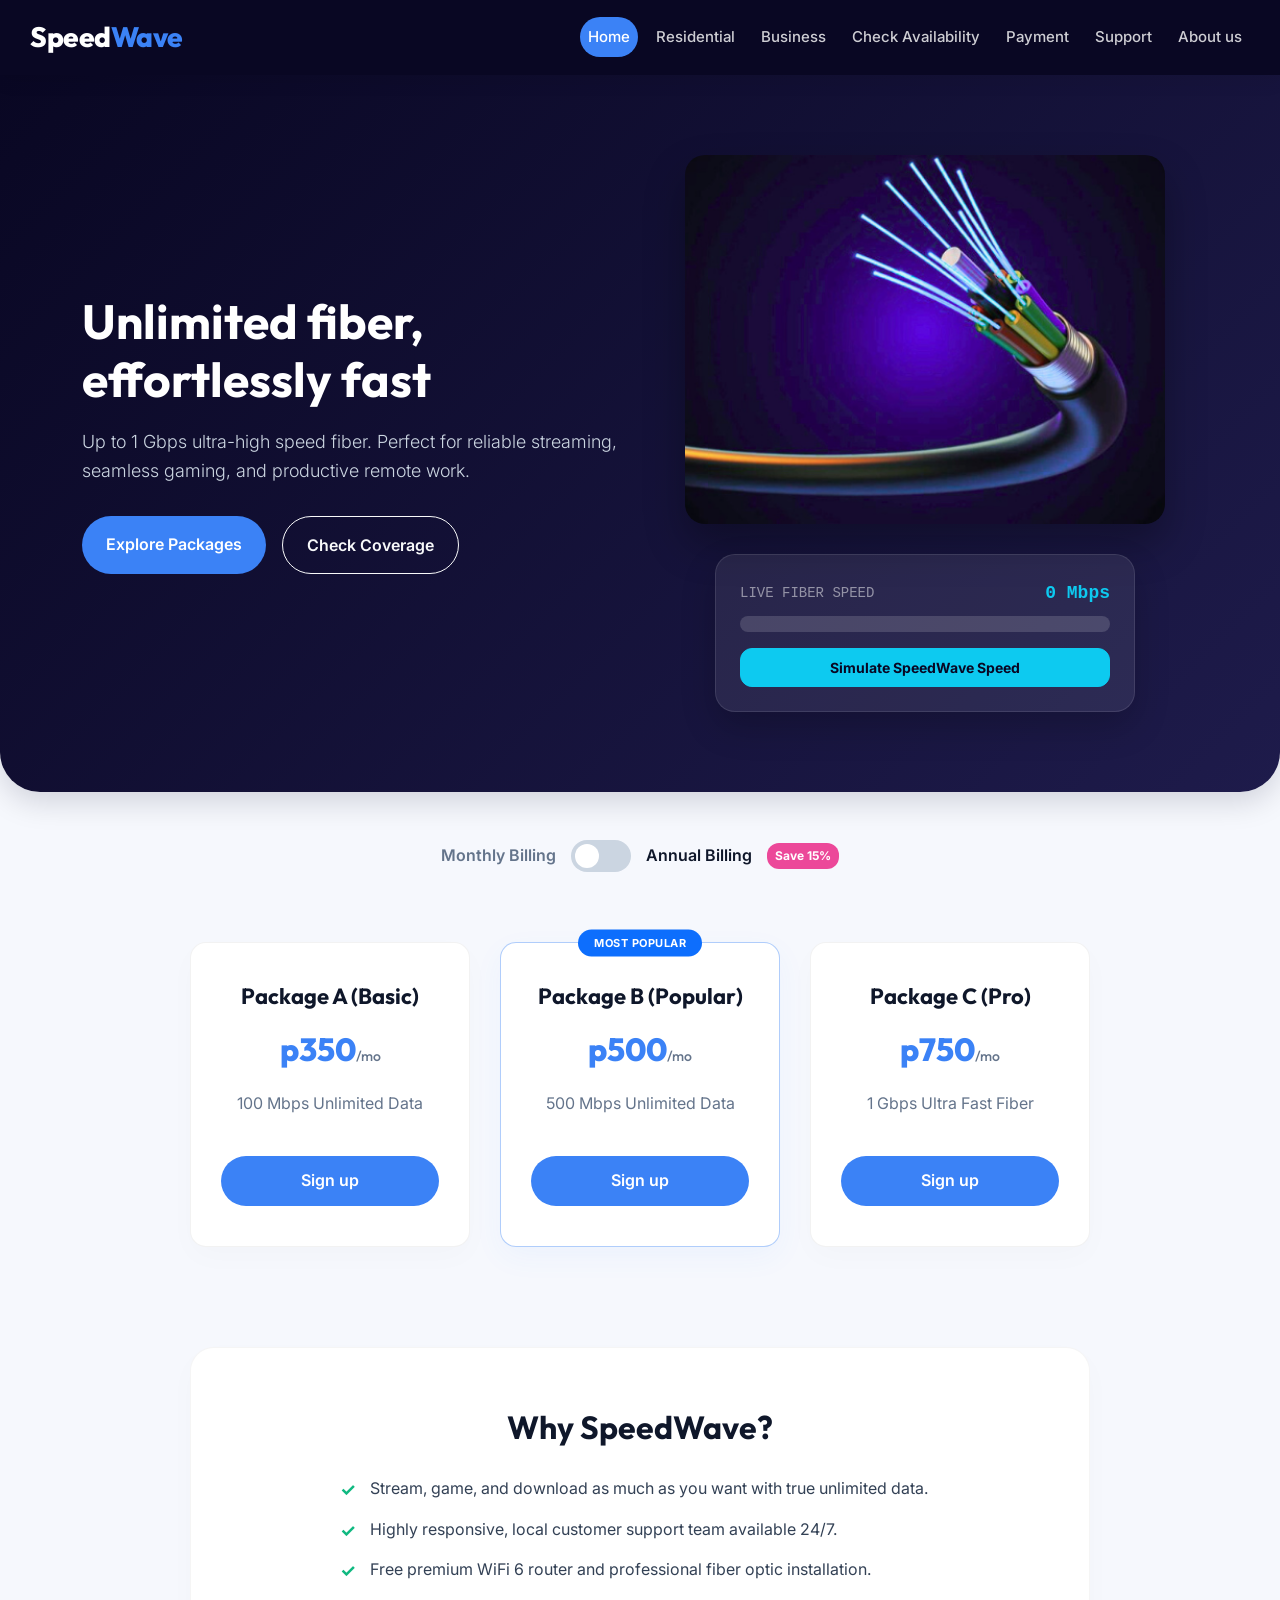
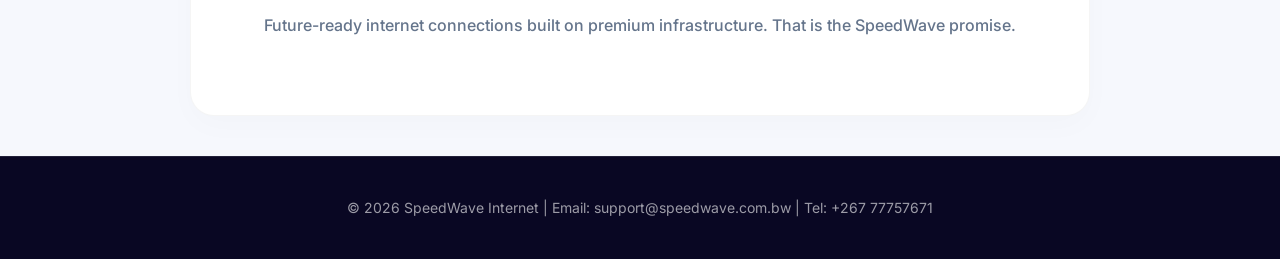
<file: SpeedWave/index.html>
<!DOCTYPE html>
<html lang="en">
<head>
    <meta charset="utf-8">
    <meta name="viewport" content="width=device-width, initial-scale=1.0">
    <title>SpeedWave Internet | Unlimited Fiber</title>
    <link href="https://cdn.jsdelivr.net/npm/bootstrap@5.3.3/dist/css/bootstrap.min.css" rel="stylesheet">
    <link rel="stylesheet" href="style.css">
    <style>
        .speed-gauge-container {
            background: rgba(255, 255, 255, 0.08);
            border-radius: 20px;
            border: 1px solid rgba(255, 255, 255, 0.1);
            max-width: 420px;
            width: 100%;
            margin-top: 30px;
            box-shadow: 0 15px 35px rgba(0, 0, 0, 0.2);
        }
        .speed-bar-outer {
            height: 16px;
            background-color: rgba(255, 255, 255, 0.15);
            border-radius: 8px;
            overflow: hidden;
        }
        .speed-bar-inner {
            width: 0%;
            height: 100%;
            background: linear-gradient(90deg, #3b82f6, #00f2fe);
            border-radius: 8px;
            transition: width 0.1s ease-out;
        }
        .toggle-switch-wrapper {
            display: flex;
            align-items: center;
            justify-content: center;
            gap: 15px;
            margin-top: 40px;
            margin-bottom: 10px;
        }
        .toggle-switch {
            position: relative;
            display: inline-block;
            width: 60px;
            height: 32px;
        }
        .toggle-switch input {
            opacity: 0;
            width: 0;
            height: 0;
        }
        .slider {
            position: absolute;
            cursor: pointer;
            top: 0;
            left: 0;
            right: 0;
            bottom: 0;
            background-color: #cbd5e1;
            transition: .3s;
            border-radius: 34px;
        }
        .slider:before {
            position: absolute;
            content: "";
            height: 24px;
            width: 24px;
            left: 4px;
            bottom: 4px;
            background-color: white;
            transition: .3s;
            border-radius: 50%;
        }
        input:checked + .slider {
            background-color: #3b82f6;
        }
        input:checked + .slider:before {
            transform: translateX(28px);
        }
        .discount-badge {
            background-color: #ec4899;
            color: white;
            font-size: 12px;
            padding: 3px 8px;
            border-radius: 12px;
            font-weight: 700;
        }
    </style>
</head>
<body>
    <header class="top sticky-top navbar navbar-expand-lg navbar-dark" style="background-color: #090723; padding: 15px 30px;">
        <div class="container-fluid p-0">
            <a href="index.html" class="logo-text">
                Speed<span class="blue">Wave</span>
            </a>
            <button class="navbar-toggler" type="button" data-bs-toggle="collapse" data-bs-target="#mainNavbar" aria-controls="mainNavbar" aria-expanded="false" aria-label="Toggle navigation">
                <span class="navbar-toggler-icon"></span>
            </button>
            <div class="collapse navbar-collapse justify-content-end" id="mainNavbar">
                <ul class="menu navbar-nav ms-auto align-items-center">
                    <li class="nav-item"><a href="index.html" class="nav-link active">Home</a></li>
                    <li class="nav-item"><a href="residential.html" class="nav-link">Residential</a></li>
                    <li class="nav-item"><a href="business.html" class="nav-link">Business</a></li>
                    <li class="nav-item"><a href="check.html" class="nav-link">Check Availability</a></li>
                    <li class="nav-item"><a href="payment.html" class="nav-link">Payment</a></li>
                    <li class="nav-item"><a href="support.html" class="nav-link">Support</a></li>
                    <li class="nav-item"><a href="about.html" class="nav-link">About us</a></li>
                </ul>
            </div>
        </div>
    </header>

    <main>
        <section class="showcase-section">
            <div class="container">
                <div class="row align-items-center text-start">
                    <div class="col-lg-6 mb-5 mb-lg-0">
                        <h1 class="display-4 fw-bold">Unlimited fiber, effortlessly fast</h1>
                        <p class="lead">Up to 1 Gbps ultra-high speed fiber. Perfect for reliable streaming, seamless gaming, and productive remote work.</p>
                        <div class="d-flex flex-wrap gap-3">
                            <a href="htmls/residential.html" class="sign-up-button mt-0 px-4 py-3" style="font-size: 16px;">Explore Packages</a>
                            <a href="htmls/check.html" class="btn btn-outline-light px-4 py-3" style="border-radius: 30px; font-weight: 600;">Check Coverage</a>
                        </div>
                    </div>
                    <div class="col-lg-6 d-flex flex-column align-items-center">
                        <img src="images/Untitled design.png" alt="Fiber optic cables" class="showcase-image w-100" style="max-width: 480px; object-fit: cover;">
                        
                        <div class="speed-gauge-container p-4">
                            <div class="d-flex justify-content-between align-items-center mb-2">
                                <span class="text-white-50 font-monospace" style="font-size: 14px;">LIVE FIBER SPEED</span>
                                <span id="speed-indicator" class="fw-bold text-info font-monospace" style="font-size: 18px;">0 Mbps</span>
                            </div>
                            <div class="speed-bar-outer mb-3">
                                <div id="speed-progress" class="speed-bar-inner"></div>
                            </div>
                            <button id="simulate-btn" class="btn btn-sm btn-info w-100 fw-bold py-2" style="border-radius: 12px; color: #090723;">Simulate SpeedWave Speed</button>
                        </div>
                    </div>
                </div>
            </div>
        </section>

        <section class="container mt-5 text-center">
            <div class="toggle-switch-wrapper">
                <span class="fw-semibold" style="color: #64748b;">Monthly Billing</span>
                <label class="toggle-switch">
                    <input type="checkbox" id="billing-cycle-toggle">
                    <span class="slider"></span>
                </label>
                <span class="fw-semibold" style="color: #0f172a;">Annual Billing</span>
                <span class="discount-badge">Save 15%</span>
            </div>
            
            <div class="pricing">
                <div class="card">
                    <h3>Package A (Basic)</h3>
                    <div class="price" id="price-a">p350<span style="font-size: 14px; font-weight: 500; color: #64748b;">/mo</span></div>
                    <p>100 Mbps Unlimited Data</p>
                    <a href="htmls/payment.html?plan=basic" class="sign-up-button">Sign up</a>
                </div>
                <div class="card" style="border-color: rgba(59, 130, 246, 0.4); box-shadow: 0 10px 30px rgba(59, 130, 246, 0.05);">
                    <div class="position-absolute top-0 start-50 translate-middle badge rounded-pill bg-primary px-3 py-2" style="font-size: 11px; letter-spacing: 0.5px;">MOST POPULAR</div>
                    <h3>Package B (Popular)</h3>
                    <div class="price" id="price-b">p500<span style="font-size: 14px; font-weight: 500; color: #64748b;">/mo</span></div>
                    <p>500 Mbps Unlimited Data</p>
                    <a href="htmls/payment.html?plan=popular" class="sign-up-button">Sign up</a>
                </div>
                <div class="card">
                    <h3>Package C (Pro)</h3>
                    <div class="price" id="price-c">p750<span style="font-size: 14px; font-weight: 500; color: #64748b;">/mo</span></div>
                    <p>1 Gbps Ultra Fast Fiber</p>
                    <a href="htmls/payment.html?plan=pro" class="sign-up-button">Sign up</a>
                </div>
            </div>
        </section>

        <section class="why">
            <h2>Why SpeedWave?</h2>
            <ul>
                <li>Stream, game, and download as much as you want with true unlimited data.</li>
                <li>Highly responsive, local customer support team available 24/7.</li>
                <li>Free premium WiFi 6 router and professional fiber optic installation.</li>
            </ul>
            <p>Future-ready internet connections built on premium infrastructure. That is the SpeedWave promise.</p>
        </section>
    </main>

    <footer class="bottom">
        <div class="container text-center">
            <p class="copyright">&copy; 2026 SpeedWave Internet | Email: support@speedwave.com.bw | Tel: +267 77757671</p>
        </div>
    </footer>

    <script src="https://cdn.jsdelivr.net/npm/bootstrap@5.3.3/dist/js/bootstrap.bundle.min.js"></script>
    <script>
        document.getElementById('simulate-btn').addEventListener('click', function() {
            const btn = this;
            const progress = document.getElementById('speed-progress');
            const indicator = document.getElementById('speed-indicator');
            btn.disabled = true;
            btn.innerText = 'Testing Connection...';
            
            let speed = 0;
            const interval = setInterval(() => {
                speed += Math.floor(Math.random() * 45) + 5;
                if (speed >= 1000) {
                    speed = 1000;
                    clearInterval(interval);
                    btn.innerText = 'Re-run Speed Test';
                    btn.disabled = false;
                }
                progress.style.width = (speed / 10) + '%';
                indicator.innerText = speed + ' Mbps';
            }, 30);
        });

        document.getElementById('billing-cycle-toggle').addEventListener('change', function() {
            const isAnnual = this.checked;
            const priceA = document.getElementById('price-a');
            const priceB = document.getElementById('price-b');
            const priceC = document.getElementById('price-c');
            
            if (isAnnual) {
                priceA.innerHTML = 'p295<span style="font-size: 14px; font-weight: 500; color: #64748b;">/mo</span> <small style="display:block; font-size:11px; color:#22c55e;">billed annually</small>';
                priceB.innerHTML = 'p425<span style="font-size: 14px; font-weight: 500; color: #64748b;">/mo</span> <small style="display:block; font-size:11px; color:#22c55e;">billed annually</small>';
                priceC.innerHTML = 'p635<span style="font-size: 14px; font-weight: 500; color: #64748b;">/mo</span> <small style="display:block; font-size:11px; color:#22c55e;">billed annually</small>';
            } else {
                priceA.innerHTML = 'p350<span style="font-size: 14px; font-weight: 500; color: #64748b;">/mo</span>';
                priceB.innerHTML = 'p500<span style="font-size: 14px; font-weight: 500; color: #64748b;">/mo</span>';
                priceC.innerHTML = 'p750<span style="font-size: 14px; font-weight: 500; color: #64748b;">/mo</span>';
            }
        });
    </script>
</body>
</html>
</file>
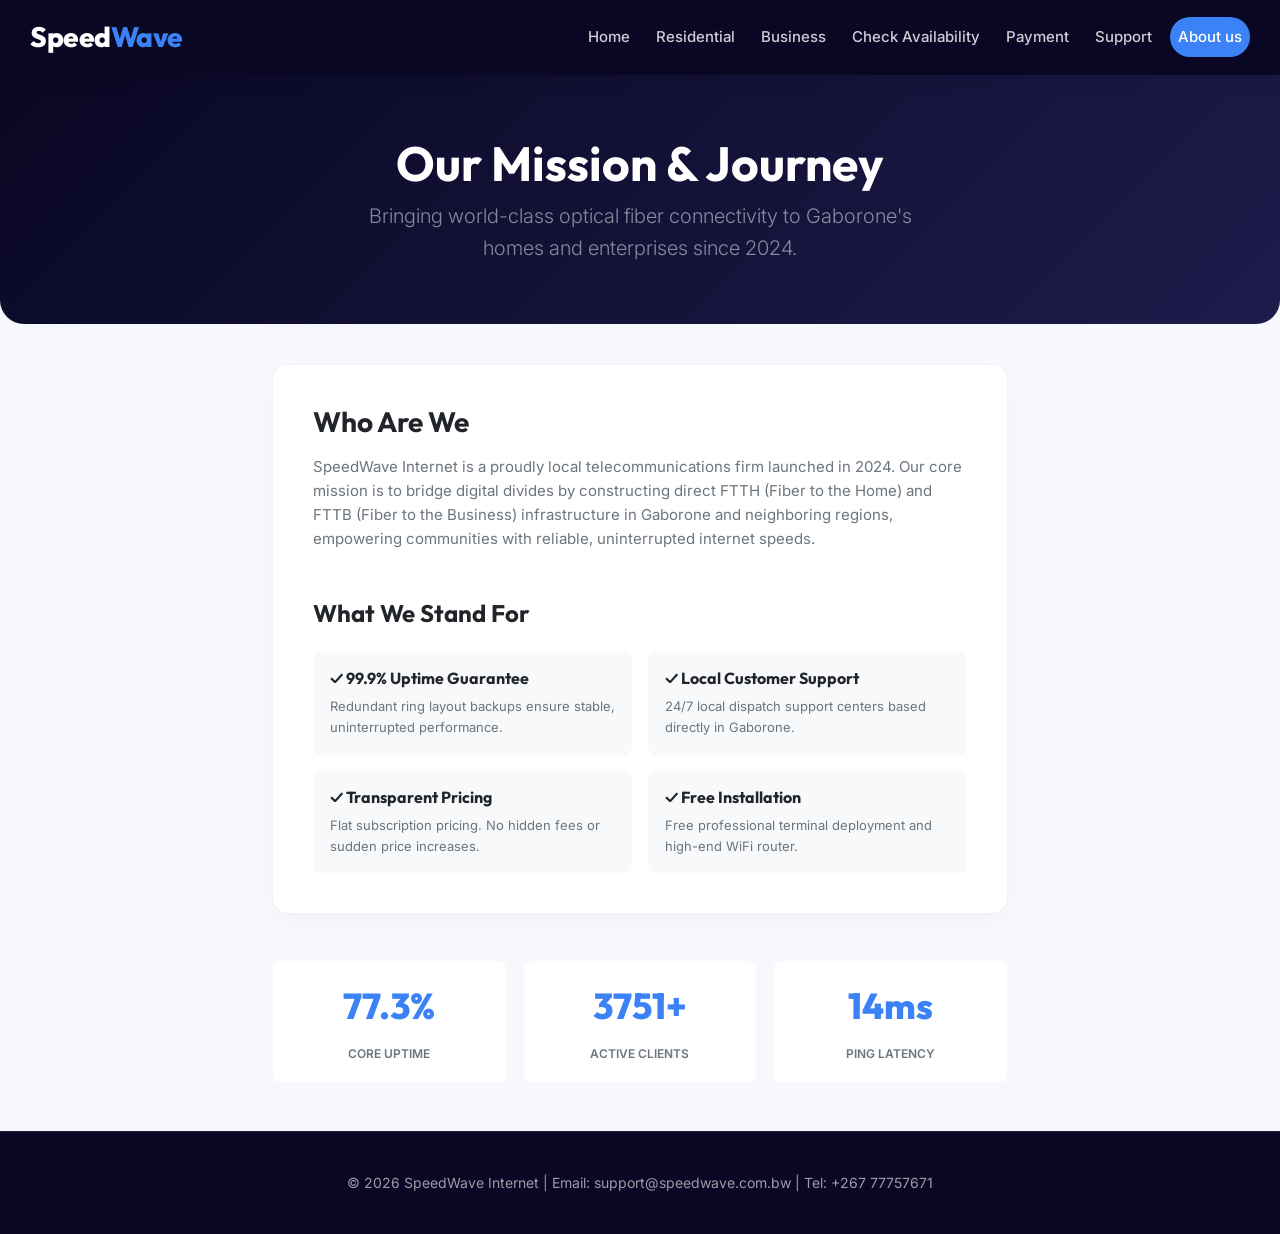
<file: about.html>
<!DOCTYPE html>
<html lang="en">
<head>
    <meta charset="UTF-8">
    <meta name="viewport" content="width=device-width, initial-scale=1.0">
    <title>About Us | SpeedWave Internet</title>
    <link href="https://cdn.jsdelivr.net/npm/bootstrap@5.3.3/dist/css/bootstrap.min.css" rel="stylesheet">
    <link rel="stylesheet" href="style.css">
    <style>
        .page-header-banner {
            background: linear-gradient(135deg, #090723 0%, #1e1b4b 100%);
            padding: 60px 20px;
            color: white;
            text-align: center;
            border-radius: 0 0 24px 24px;
            margin-bottom: 40px;
        }
        .about-card {
            background-color: white;
            padding: 40px;
            border-radius: 16px;
            border: 1px solid rgba(0, 0, 0, 0.05);
            box-shadow: 0 10px 30px rgba(0, 0, 0, 0.02);
            margin-bottom: 30px;
        }
        .stat-number {
            font-size: 36px;
            font-weight: 800;
            color: #3b82f6;
            font-family: 'Outfit', sans-serif;
            display: block;
            margin-bottom: 5px;
        }
    </style>
</head>
<body>
    <header class="top sticky-top navbar navbar-expand-lg navbar-dark" style="background-color: #090723; padding: 15px 30px;">
        <div class="container-fluid p-0">
            <a href="../index.html" class="logo-text">
                Speed<span class="blue">Wave</span>
            </a>
            <button class="navbar-toggler" type="button" data-bs-toggle="collapse" data-bs-target="#mainNavbar" aria-controls="mainNavbar" aria-expanded="false" aria-label="Toggle navigation">
                <span class="navbar-toggler-icon"></span>
            </button>
            <div class="collapse navbar-collapse justify-content-end" id="mainNavbar">
                <ul class="menu navbar-nav ms-auto align-items-center">
                    <li class="nav-item"><a href="index.html" class="nav-link">Home</a></li>
                    <li class="nav-item"><a href="residential.html" class="nav-link">Residential</a></li>
                    <li class="nav-item"><a href="business.html" class="nav-link">Business</a></li>
                    <li class="nav-item"><a href="check.html" class="nav-link">Check Availability</a></li>
                    <li class="nav-item"><a href="payment.html" class="nav-link">Payment</a></li>
                    <li class="nav-item"><a href="support.html" class="nav-link">Support</a></li>
                    <li class="nav-item"><a href="about.html" class="nav-link active">About us</a></li>
                </ul>
            </div>
        </div>
    </header>

    <div class="page-header-banner">
        <div class="container">
            <h1 class="display-5 fw-bold text-white mb-2">Our Mission & Journey</h1>
            <p class="lead text-white-50" style="max-width: 600px; margin: 0 auto;">Bringing world-class optical fiber connectivity to Gaborone's homes and enterprises since 2024.</p>
        </div>
    </div>

    <main class="container">
        <div class="row g-4 justify-content-center">
            <div class="col-lg-8">
                <div class="about-card">
                    <h2 class="h3 fw-bold text-dark mb-3">Who Are We</h2>
                    <p class="text-secondary mb-4" style="font-size: 15px; line-height: 1.6;">SpeedWave Internet is a proudly local telecommunications firm launched in 2024. Our core mission is to bridge digital divides by constructing direct FTTH (Fiber to the Home) and FTTB (Fiber to the Business) infrastructure in Gaborone and neighboring regions, empowering communities with reliable, uninterrupted internet speeds.</p>
                    
                    <h2 class="h4 fw-bold text-dark mb-4 mt-5">What We Stand For</h2>
                    <div class="row g-3">
                        <div class="col-sm-6">
                            <div class="p-3 bg-light rounded-3 h-100 border border-light">
                                <h3 class="h6 fw-bold text-dark mb-2">✓ 99.9% Uptime Guarantee</h3>
                                <p class="text-secondary m-0" style="font-size: 13px;">Redundant ring layout backups ensure stable, uninterrupted performance.</p>
                            </div>
                        </div>
                        <div class="col-sm-6">
                            <div class="p-3 bg-light rounded-3 h-100 border border-light">
                                <h3 class="h6 fw-bold text-dark mb-2">✓ Local Customer Support</h3>
                                <p class="text-secondary m-0" style="font-size: 13px;">24/7 local dispatch support centers based directly in Gaborone.</p>
                            </div>
                        </div>
                        <div class="col-sm-6">
                            <div class="p-3 bg-light rounded-3 h-100 border border-light">
                                <h3 class="h6 fw-bold text-dark mb-2">✓ Transparent Pricing</h3>
                                <p class="text-secondary m-0" style="font-size: 13px;">Flat subscription pricing. No hidden fees or sudden price increases.</p>
                            </div>
                        </div>
                        <div class="col-sm-6">
                            <div class="p-3 bg-light rounded-3 h-100 border border-light">
                                <h3 class="h6 fw-bold text-dark mb-2">✓ Free Installation</h3>
                                <p class="text-secondary m-0" style="font-size: 13px;">Free professional terminal deployment and high-end WiFi router.</p>
                            </div>
                        </div>
                    </div>
                </div>

                <div class="row g-3 text-center mb-5 mt-4">
                    <div class="col-4">
                        <div class="bg-white p-3 rounded-3 shadow-xs border border-light">
                            <span class="stat-number" id="stat-uptime">0%</span>
                            <span class="text-secondary fw-semibold" style="font-size: 12px;">CORE UPTIME</span>
                        </div>
                    </div>
                    <div class="col-4">
                        <div class="bg-white p-3 rounded-3 shadow-xs border border-light">
                            <span class="stat-number" id="stat-users">0</span>
                            <span class="text-secondary fw-semibold" style="font-size: 12px;">ACTIVE CLIENTS</span>
                        </div>
                    </div>
                    <div class="col-4">
                        <div class="bg-white p-3 rounded-3 shadow-xs border border-light">
                            <span class="stat-number" id="stat-latency">0ms</span>
                            <span class="text-secondary fw-semibold" style="font-size: 12px;">PING LATENCY</span>
                        </div>
                    </div>
                </div>
            </div>
        </div>
    </main>

    <footer class="bottom">
        <div class="container text-center">
            <p class="copyright">&copy; 2026 SpeedWave Internet | Email: support@speedwave.com.bw | Tel: +267 77757671</p>
        </div>
    </footer>

    <script src="https://cdn.jsdelivr.net/npm/bootstrap@5.3.3/dist/js/bootstrap.bundle.min.js"></script>
    <script>
        window.addEventListener('load', () => {
            animateCount('stat-uptime', 0, 99.9, 1500, '%', 1);
            animateCount('stat-users', 0, 4850, 1500, '+', 0);
            animateCount('stat-latency', 50, 4, 1500, 'ms', 0);
        });

        function animateCount(id, start, end, duration, suffix = '', decimals = 0) {
            const obj = document.getElementById(id);
            const range = end - start;
            let current = start;
            const increment = range / (duration / 20);
            
            const timer = setInterval(() => {
                current += increment;
                if ((increment > 0 && current >= end) || (increment < 0 && current <= end)) {
                    current = end;
                    clearInterval(timer);
                }
                obj.innerText = current.toFixed(decimals) + suffix;
            }, 20);
        }
    </script>
</body>
</html>
</file>
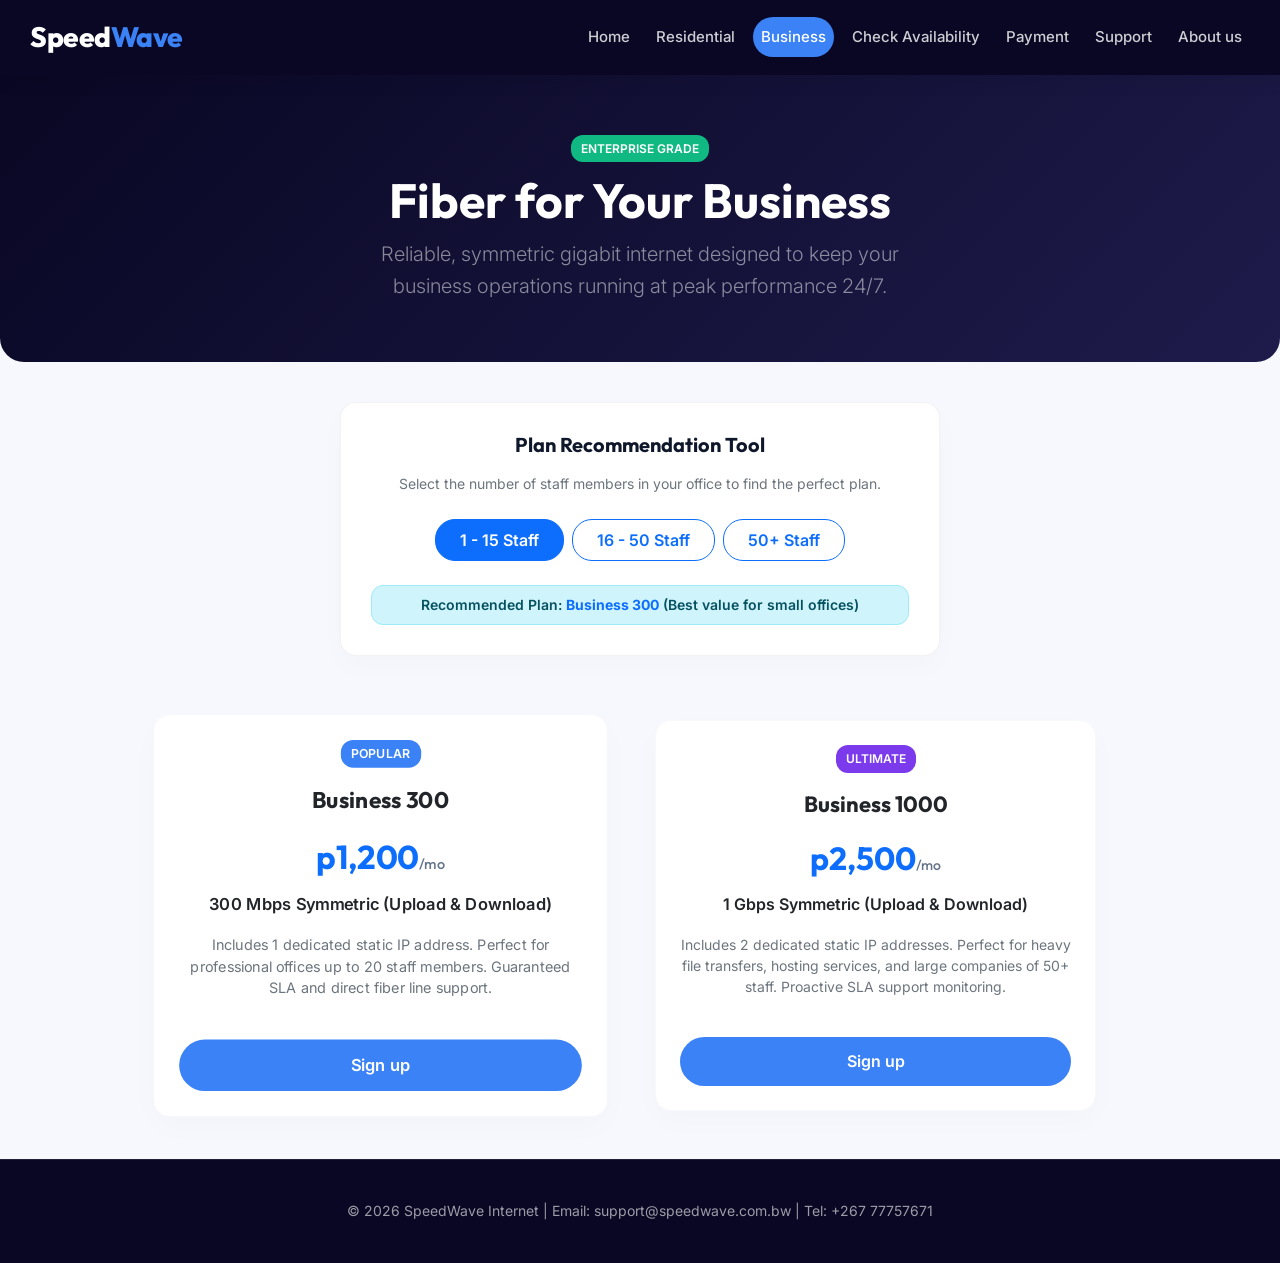
<file: business.html>
<!DOCTYPE html>
<html lang="en">
<head>
    <meta charset="UTF-8">
    <meta name="viewport" content="width=device-width, initial-scale=1.0">
    <title>Business Solutions | SpeedWave Internet</title>
    <link href="https://cdn.jsdelivr.net/npm/bootstrap@5.3.3/dist/css/bootstrap.min.css" rel="stylesheet">
    <link rel="stylesheet" href="style.css">
    <style>
        .page-header-banner {
            background: linear-gradient(135deg, #090723 0%, #1e1b4b 100%);
            padding: 60px 20px;
            color: white;
            text-align: center;
            border-radius: 0 0 24px 24px;
            margin-bottom: 40px;
        }
        .business-badge {
            background-color: #3b82f6;
            color: white;
            font-size: 12px;
            padding: 4px 10px;
            border-radius: 12px;
            font-weight: 600;
            display: inline-block;
            margin-bottom: 10px;
        }
        .step-slider-container {
            background-color: white;
            padding: 30px;
            border-radius: 16px;
            border: 1px solid rgba(0, 0, 0, 0.05);
            box-shadow: 0 10px 30px rgba(0, 0, 0, 0.02);
            max-width: 600px;
            margin: 0 auto 40px auto;
        }
    </style>
</head>
<body>
    <header class="top sticky-top navbar navbar-expand-lg navbar-dark" style="background-color: #090723; padding: 15px 30px;">
        <div class="container-fluid p-0">
            <a href="../index.html" class="logo-text">
                Speed<span class="blue">Wave</span>
            </a>
            <button class="navbar-toggler" type="button" data-bs-toggle="collapse" data-bs-target="#mainNavbar" aria-controls="mainNavbar" aria-expanded="false" aria-label="Toggle navigation">
                <span class="navbar-toggler-icon"></span>
            </button>
            <div class="collapse navbar-collapse justify-content-end" id="mainNavbar">
                <ul class="menu navbar-nav ms-auto align-items-center">
                    <li class="nav-item"><a href="index.html" class="nav-link">Home</a></li>
                    <li class="nav-item"><a href="residential.html" class="nav-link">Residential</a></li>
                    <li class="nav-item"><a href="business.html" class="nav-link active">Business</a></li>
                    <li class="nav-item"><a href="check.html" class="nav-link">Check Availability</a></li>
                    <li class="nav-item"><a href="payment.html" class="nav-link">Payment</a></li>
                    <li class="nav-item"><a href="support.html" class="nav-link">Support</a></li>
                    <li class="nav-item"><a href="about.html" class="nav-link">About us</a></li>
                </ul>
            </div>
        </div>
    </header>

    <div class="page-header-banner">
        <div class="container">
            <span class="business-badge" style="background-color: #10b981;">ENTERPRISE GRADE</span>
            <h1 class="display-5 fw-bold text-white mb-2">Fiber for Your Business</h1>
            <p class="lead text-white-50" style="max-width: 600px; margin: 0 auto;">Reliable, symmetric gigabit internet designed to keep your business operations running at peak performance 24/7.</p>
        </div>
    </div>

    <main class="container">
        <div class="step-slider-container text-center">
            <h3 class="h5 fw-bold mb-3" style="color: #0f172a;">Plan Recommendation Tool</h3>
            <p class="text-secondary mb-4" style="font-size: 14px;">Select the number of staff members in your office to find the perfect plan.</p>
            <div class="d-flex justify-content-center gap-2 mb-4">
                <button class="btn btn-outline-primary btn-staff active px-4 py-2" onclick="recommendPlan(10, this)" style="border-radius: 20px; font-weight: 600;">1 - 15 Staff</button>
                <button class="btn btn-outline-primary btn-staff px-4 py-2" onclick="recommendPlan(40, this)" style="border-radius: 20px; font-weight: 600;">16 - 50 Staff</button>
                <button class="btn btn-outline-primary btn-staff px-4 py-2" onclick="recommendPlan(100, this)" style="border-radius: 20px; font-weight: 600;">50+ Staff</button>
            </div>
            <div id="recommendation-result" class="alert alert-info py-2 px-3 m-0 fw-semibold" style="border-radius: 12px; font-size: 14px;">
                Recommended Plan: <span class="text-primary fw-bold">Business 300 (100-300 Mbps)</span>
            </div>
        </div>

        <div class="business-cards-container row justify-content-center g-4 mb-5">
            <div class="col-md-5 d-flex justify-content-center">
                <div id="card-biz-300" class="card w-100 p-4 border border-light" style="border-radius: 16px; transition: transform 0.3s;">
                    <div>
                        <span class="business-badge">POPULAR</span>
                        <h3 class="h4 fw-bold text-dark mt-2 mb-3">Business 300</h3>
                        <div class="text-primary fw-bold" style="font-size: 32px; font-family: 'Outfit', sans-serif;">p1,200<span style="font-size: 14px; font-weight: 500; color: #64748b;">/mo</span></div>
                        <p class="fw-semibold text-dark mt-2 mb-3" style="font-size: 16px;">300 Mbps Symmetric (Upload & Download)</p>
                        <p class="text-secondary" style="font-size: 14px; line-height: 1.5;">Includes 1 dedicated static IP address. Perfect for professional offices up to 20 staff members. Guaranteed SLA and direct fiber line support.</p>
                    </div>
                    <a href="payment.html?plan=biz300" class="sign-up-button">Sign up</a>
                </div>
            </div>

            <div class="col-md-5 d-flex justify-content-center">
                <div id="card-biz-1000" class="card w-100 p-4 border border-light" style="border-radius: 16px; transition: transform 0.3s;">
                    <div>
                        <span class="business-badge" style="background-color: #7c3aed;">ULTIMATE</span>
                        <h3 class="h4 fw-bold text-dark mt-2 mb-3">Business 1000</h3>
                        <div class="text-primary fw-bold" style="font-size: 32px; font-family: 'Outfit', sans-serif;">p2,500<span style="font-size: 14px; font-weight: 500; color: #64748b;">/mo</span></div>
                        <p class="fw-semibold text-dark mt-2 mb-3" style="font-size: 16px;">1 Gbps Symmetric (Upload & Download)</p>
                        <p class="text-secondary" style="font-size: 14px; line-height: 1.5;">Includes 2 dedicated static IP addresses. Perfect for heavy file transfers, hosting services, and large companies of 50+ staff. Proactive SLA support monitoring.</p>
                    </div>
                    <a href="payment.html?plan=biz1000" class="sign-up-button">Sign up</a>
                </div>
            </div>
        </div>
    </main>

    <footer class="bottom mt-5">
        <div class="container text-center">
            <p class="copyright">&copy; 2026 SpeedWave Internet | Email: support@speedwave.com.bw | Tel: +267 77757671</p>
        </div>
    </footer>

    <script src="https://cdn.jsdelivr.net/npm/bootstrap@5.3.3/dist/js/bootstrap.bundle.min.js"></script>
    <script>
        function recommendPlan(staffCount, element) {
            document.querySelectorAll('.btn-staff').forEach(btn => btn.classList.remove('active'));
            element.classList.add('active');
            
            const result = document.getElementById('recommendation-result');
            const card300 = document.getElementById('card-biz-300');
            const card1000 = document.getElementById('card-biz-1000');
            
            if (staffCount <= 15) {
                result.innerHTML = 'Recommended Plan: <span class="text-primary fw-bold">Business 300</span> (Best value for small offices)';
                card300.style.transform = 'scale(1.03)';
                card300.style.borderColor = '#3b82f6';
                card1000.style.transform = 'scale(1)';
                card1000.style.borderColor = 'rgba(0,0,0,0.05)';
            } else {
                result.innerHTML = 'Recommended Plan: <span class="text-primary fw-bold">Business 1000</span> (Guarantees bandwidth for large teams)';
                card1000.style.transform = 'scale(1.03)';
                card1000.style.borderColor = '#7c3aed';
                card300.style.transform = 'scale(1)';
                card300.style.borderColor = 'rgba(0,0,0,0.05)';
            }
        }
        
        window.addEventListener('load', () => {
            recommendPlan(10, document.querySelector('.btn-staff'));
        });
    </script>
</body>
</html>
</file>
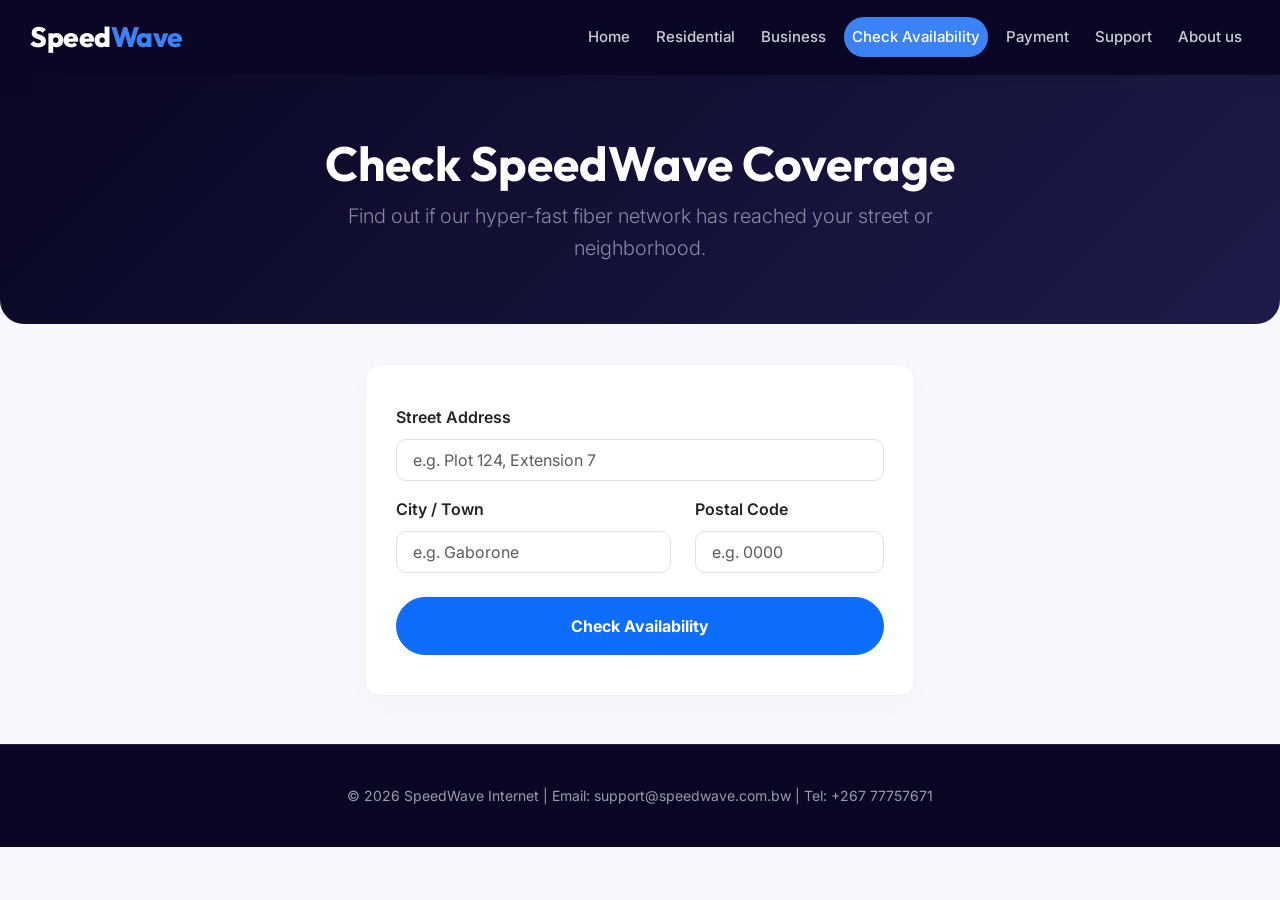
<file: check.html>
<!DOCTYPE html>
<html lang="en">
<head>
    <meta charset="UTF-8">
    <meta name="viewport" content="width=device-width, initial-scale=1.0">
    <title>Check Availability | SpeedWave Internet</title>
    <link href="https://cdn.jsdelivr.net/npm/bootstrap@5.3.3/dist/css/bootstrap.min.css" rel="stylesheet">
    <link rel="stylesheet" href="style.css">
    <style>
        .page-header-banner {
            background: linear-gradient(135deg, #090723 0%, #1e1b4b 100%);
            padding: 60px 20px;
            color: white;
            text-align: center;
            border-radius: 0 0 24px 24px;
            margin-bottom: 40px;
        }
        .form-container {
            background-color: white;
            padding: 40px 30px;
            border-radius: 16px;
            border: 1px solid rgba(0, 0, 0, 0.05);
            box-shadow: 0 10px 30px rgba(0, 0, 0, 0.02);
            max-width: 550px;
            margin: 0 auto;
        }
        .results-box {
            display: none;
            margin-top: 30px;
            border-radius: 12px;
            padding: 24px;
            animation: slideUp 0.3s ease;
        }
        @keyframes slideUp {
            from { opacity: 0; transform: translateY(10px); }
            to { opacity: 1; transform: translateY(0); }
        }
        .spinner-grow {
            width: 3rem;
            height: 3rem;
        }
    </style>
</head>
<body>
    <header class="top sticky-top navbar navbar-expand-lg navbar-dark" style="background-color: #090723; padding: 15px 30px;">
        <div class="container-fluid p-0">
            <a href="../index.html" class="logo-text">
                Speed<span class="blue">Wave</span>
            </a>
            <button class="navbar-toggler" type="button" data-bs-toggle="collapse" data-bs-target="#mainNavbar" aria-controls="mainNavbar" aria-expanded="false" aria-label="Toggle navigation">
                <span class="navbar-toggler-icon"></span>
            </button>
            <div class="collapse navbar-collapse justify-content-end" id="mainNavbar">
                <ul class="menu navbar-nav ms-auto align-items-center">
                    <li class="nav-item"><a href="index.html" class="nav-link">Home</a></li>
                    <li class="nav-item"><a href="residential.html" class="nav-link">Residential</a></li>
                    <li class="nav-item"><a href="business.html" class="nav-link">Business</a></li>
                    <li class="nav-item"><a href="check.html" class="nav-link active">Check Availability</a></li>
                    <li class="nav-item"><a href="payment.html" class="nav-link">Payment</a></li>
                    <li class="nav-item"><a href="support.html" class="nav-link">Support</a></li>
                    <li class="nav-item"><a href="about.html" class="nav-link">About us</a></li>
                </ul>
            </div>
        </div>
    </header>

    <div class="page-header-banner">
        <div class="container">
            <h1 class="display-5 fw-bold text-white mb-2">Check SpeedWave Coverage</h1>
            <p class="lead text-white-50" style="max-width: 600px; margin: 0 auto;">Find out if our hyper-fast fiber network has reached your street or neighborhood.</p>
        </div>
    </div>

    <main class="container mb-5">
        <div class="form-container">
            <form id="coverage-form" onsubmit="event.preventDefault(); startCheck();">
                <div class="mb-3">
                    <label class="form-label fw-semibold text-dark">Street Address</label>
                    <input type="text" class="form-control px-3 py-2" id="street" placeholder="e.g. Plot 124, Extension 7" required style="border-radius: 10px;">
                </div>
                <div class="row">
                    <div class="col-md-7 mb-3">
                        <label class="form-label fw-semibold text-dark">City / Town</label>
                        <input type="text" class="form-control px-3 py-2" id="city" placeholder="e.g. Gaborone" required style="border-radius: 10px;">
                    </div>
                    <div class="col-md-5 mb-3">
                        <label class="form-label fw-semibold text-dark">Postal Code</label>
                        <input type="text" class="form-control px-3 py-2" id="postal" placeholder="e.g. 0000" style="border-radius: 10px;">
                    </div>
                </div>
                <button type="submit" class="btn btn-primary w-100 fw-bold py-3 mt-2" style="border-radius: 30px;">Check Availability</button>
            </form>

            <div id="loader-section" class="text-center mt-4 d-none">
                <div class="spinner-grow text-primary mb-3" role="status">
                    <span class="visually-hidden">Loading...</span>
                </div>
                <p class="text-secondary fw-medium" id="status-text">Pinpointing coordinates on fiber map...</p>
            </div>

            <div id="result-box" class="results-box alert alert-success">
                <div class="d-flex align-items-center mb-3">
                    <div class="rounded-circle bg-white p-2 d-flex justify-content-center align-items-center me-3" style="width: 40px; height: 40px;">
                        <span class="text-success fw-bold" style="font-size: 20px;">✓</span>
                    </div>
                    <h4 class="h5 fw-bold text-success m-0">SpeedWave is Available!</h4>
                </div>
                <p class="text-dark-50 mb-3" style="font-size: 14px; line-height: 1.5;">Great news! Our fiber backbone runs directly near <span id="loc-span" class="fw-bold">your address</span>. You qualify for a standard free professional optical terminal installation.</p>
                <div class="d-flex flex-wrap gap-2">
                    <a href="residential.html" class="btn btn-success px-4 py-2" style="border-radius: 20px; font-size: 14px; font-weight: 600;">View Plans</a>
                    <a href="payment.html" class="btn btn-outline-success px-4 py-2" style="border-radius: 20px; font-size: 14px; font-weight: 600;">Sign Up Directly</a>
                </div>
            </div>
        </div>
    </main>

    <footer class="bottom mt-5">
        <div class="container text-center">
            <p class="copyright">&copy; 2026 SpeedWave Internet | Email: support@speedwave.com.bw | Tel: +267 77757671</p>
        </div>
    </footer>

    <script src="https://cdn.jsdelivr.net/npm/bootstrap@5.3.3/dist/js/bootstrap.bundle.min.js"></script>
    <script>
        function startCheck() {
            const form = document.getElementById('coverage-form');
            const loader = document.getElementById('loader-section');
            const result = document.getElementById('result-box');
            const streetVal = document.getElementById('street').value;
            const cityVal = document.getElementById('city').value;
            
            result.style.display = 'none';
            loader.classList.remove('d-none');
            
            const steps = [
                'Checking nearest optical splitters...',
                'Estimating cable run lengths...',
                'Verifying signal levels...'
            ];
            
            let currentStep = 0;
            const statusText = document.getElementById('status-text');
            
            const interval = setInterval(() => {
                if (currentStep < steps.length) {
                    statusText.innerText = steps[currentStep];
                    currentStep++;
                } else {
                    clearInterval(interval);
                    loader.classList.add('d-none');
                    document.getElementById('loc-span').innerText = streetVal + ', ' + cityVal;
                    result.className = 'results-box alert alert-success';
                    result.style.display = 'block';
                }
            }, 500);
        }
    </script>
</body>
</html>
</file>
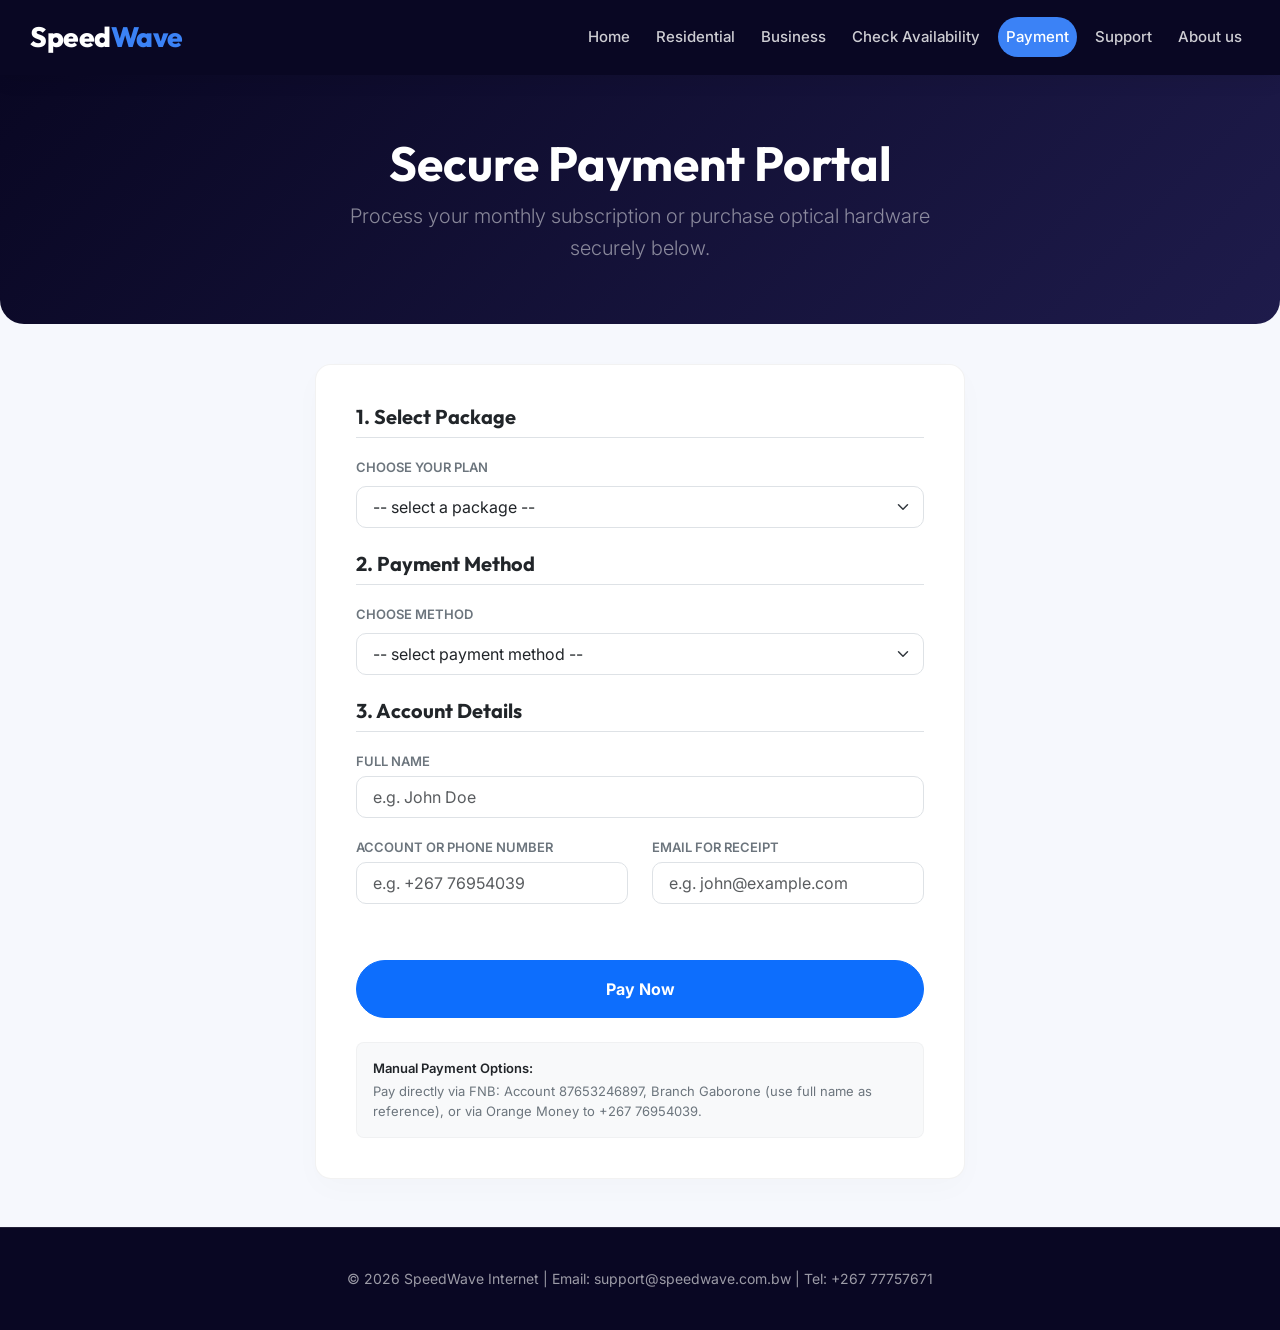
<file: payment.html>
<!DOCTYPE html>
<html lang="en">
<head>
    <meta charset="UTF-8">
    <meta name="viewport" content="width=device-width, initial-scale=1.0">
    <title>Payment Portal | SpeedWave Internet</title>
    <link href="https://cdn.jsdelivr.net/npm/bootstrap@5.3.3/dist/css/bootstrap.min.css" rel="stylesheet">
    <link rel="stylesheet" href="../style.css">
    <style>
        .page-header-banner {
            background: linear-gradient(135deg, #090723 0%, #1e1b4b 100%);
            padding: 60px 20px;
            color: white;
            text-align: center;
            border-radius: 0 0 24px 24px;
            margin-bottom: 40px;
        }
        .checkout-container {
            background-color: white;
            padding: 40px;
            border-radius: 16px;
            border: 1px solid rgba(0, 0, 0, 0.05);
            box-shadow: 0 10px 30px rgba(0, 0, 0, 0.02);
            max-width: 650px;
            margin: 0 auto;
        }
    </style>
</head>
<body>
    <header class="top sticky-top navbar navbar-expand-lg navbar-dark" style="background-color: #090723; padding: 15px 30px;">
        <div class="container-fluid p-0">
            <a href="../index.html" class="logo-text">
                Speed<span class="blue">Wave</span>
            </a>
            <button class="navbar-toggler" type="button" data-bs-toggle="collapse" data-bs-target="#mainNavbar" aria-controls="mainNavbar" aria-expanded="false" aria-label="Toggle navigation">
                <span class="navbar-toggler-icon"></span>
            </button>
            <div class="collapse navbar-collapse justify-content-end" id="mainNavbar">
                <ul class="menu navbar-nav ms-auto align-items-center">
                    <li class="nav-item"><a href="../index.html" class="nav-link">Home</a></li>
                    <li class="nav-item"><a href="residential.html" class="nav-link">Residential</a></li>
                    <li class="nav-item"><a href="business.html" class="nav-link">Business</a></li>
                    <li class="nav-item"><a href="check.html" class="nav-link">Check Availability</a></li>
                    <li class="nav-item"><a href="payment.html" class="nav-link active">Payment</a></li>
                    <li class="nav-item"><a href="support.html" class="nav-link">Support</a></li>
                    <li class="nav-item"><a href="about.html" class="nav-link">About us</a></li>
                </ul>
            </div>
        </div>
    </header>

    <div class="page-header-banner">
        <div class="container">
            <h1 class="display-5 fw-bold text-white mb-2">Secure Payment Portal</h1>
            <p class="lead text-white-50" style="max-width: 600px; margin: 0 auto;">Process your monthly subscription or purchase optical hardware securely below.</p>
        </div>
    </div>

    <main class="container mb-5">
        <div class="checkout-container">
            <form id="payment-form" onsubmit="event.preventDefault(); processPayment();">
                <div class="mb-4">
                    <h4 class="h5 fw-bold text-dark mb-3 border-bottom pb-2">1. Select Package</h4>
                    <label class="form-label fw-semibold text-secondary" style="font-size: 13px;">CHOOSE YOUR PLAN</label>
                    <select id="plan-select" name="plan" required class="form-select px-3 py-2" style="border-radius: 10px;">
                        <option value="">-- select a package --</option>
                        <option value="basic">Basic - 100 Mbps - p350/month</option>
                        <option value="popular">Popular - 500 Mbps - p500/month</option>
                        <option value="pro">Pro - 1 Gbps - p750/month</option>
                        <option value="biz300">Business 300 - 300 Mbps - p1200/month</option>
                        <option value="biz1000">Business 1000 - 1 Gbps - p2500/month</option>
                    </select>
                </div>

                <div class="mb-4">
                    <h4 class="h5 fw-bold text-dark mb-3 border-bottom pb-2">2. Payment Method</h4>
                    <label class="form-label fw-semibold text-secondary" style="font-size: 13px;">CHOOSE METHOD</label>
                    <select id="method-select" name="method" required class="form-select px-3 py-2" style="border-radius: 10px;">
                        <option value="">-- select payment method --</option>
                        <option value="card">Card (Visa / Mastercard)</option>
                        <option value="orange">Orange Money</option>
                        <option value="myzaka">Myzaka Mobile Money</option>
                        <option value="bank">Direct Bank EFT</option>
                    </select>
                </div>

                <div class="mb-4">
                    <h4 class="h5 fw-bold text-dark mb-3 border-bottom pb-2">3. Account Details</h4>
                    <div class="mb-3">
                        <label class="form-label fw-semibold text-secondary mb-1" style="font-size: 13px;">FULL NAME</label>
                        <input type="text" class="form-control px-3 py-2" required style="border-radius: 10px;" placeholder="e.g. John Doe">
                    </div>
                    <div class="row">
                        <div class="col-md-6 mb-3">
                            <label class="form-label fw-semibold text-secondary mb-1" style="font-size: 13px;">ACCOUNT OR PHONE NUMBER</label>
                            <input type="tel" class="form-control px-3 py-2" required style="border-radius: 10px;" placeholder="e.g. +267 76954039">
                        </div>
                        <div class="col-md-6 mb-3">
                            <label class="form-label fw-semibold text-secondary mb-1" style="font-size: 13px;">EMAIL FOR RECEIPT</label>
                            <input type="email" class="form-control px-3 py-2" required style="border-radius: 10px;" placeholder="e.g. john@example.com">
                        </div>
                    </div>
                </div>

                <button type="submit" id="pay-btn" class="btn btn-primary w-100 fw-bold py-3 mt-3" style="border-radius: 30px; font-size: 16px;">Pay Now</button>
            </form>

            <div id="payment-receipt" class="d-none alert alert-success mt-4 p-4 text-start" style="border-radius: 12px; border: 1px solid rgba(25, 135, 84, 0.2);">
                <div class="d-flex align-items-center mb-3">
                    <div class="rounded-circle bg-white p-2 d-flex justify-content-center align-items-center me-3" style="width: 40px; height: 40px;">
                        <span class="text-success fw-bold" style="font-size: 20px;">✓</span>
                    </div>
                    <h4 class="h5 fw-bold text-success m-0">Payment Successful!</h4>
                </div>
                <p class="text-dark-50 mb-3" style="font-size: 14px;">Your receipt has been generated and emailed to your address. Thank you for subscribing to SpeedWave!</p>
                <div class="bg-white p-3 rounded-3 shadow-xs border border-light" style="font-size: 13px;">
                    <div class="d-flex justify-content-between mb-1"><strong>Invoice Ref:</strong> <span class="font-monospace">SW-509214</span></div>
                    <div class="d-flex justify-content-between mb-1"><strong>Status:</strong> <span class="badge bg-success">PAID</span></div>
                    <div class="d-flex justify-content-between mb-1"><strong>Date:</strong> <span id="receipt-date">--</span></div>
                    <div class="d-flex justify-content-between"><strong>Transaction Type:</strong> <span id="receipt-method">--</span></div>
                </div>
            </div>

            <div class="mt-4 p-3 bg-light rounded-3 text-secondary" style="font-size: 13px; line-height: 1.5; border: 1px solid rgba(0, 0, 0, 0.03);">
                <p class="mb-1 text-dark fw-semibold">Manual Payment Options:</p>
                <p class="m-0">Pay directly via FNB: Account 87653246897, Branch Gaborone (use full name as reference), or via Orange Money to +267 76954039.</p>
            </div>
        </div>
    </main>

    <footer class="bottom mt-5">
        <div class="container text-center">
            <p class="copyright">&copy; 2026 SpeedWave Internet | Email: support@speedwave.com.bw | Tel: +267 77757671</p>
        </div>
    </footer>

    <script src="https://cdn.jsdelivr.net/npm/bootstrap@5.3.3/dist/js/bootstrap.bundle.min.js"></script>
    <script>
        window.addEventListener('load', () => {
            const urlParams = new URLSearchParams(window.location.search);
            const planParam = urlParams.get('plan');
            if (planParam) {
                const selectElement = document.getElementById('plan-select');
                if (selectElement) {
                    selectElement.value = planParam;
                }
            }
        });

        function processPayment() {
            const btn = document.getElementById('pay-btn');
            const receipt = document.getElementById('payment-receipt');
            const form = document.getElementById('payment-form');
            const methodSelect = document.getElementById('method-select');
            
            btn.disabled = true;
            btn.innerText = 'Authorizing transaction...';
            
            setTimeout(() => {
                form.classList.add('d-none');
                receipt.classList.remove('d-none');
                document.getElementById('receipt-date').innerText = new Date().toLocaleDateString();
                document.getElementById('receipt-method').innerText = methodSelect.options[methodSelect.selectedIndex].text;
            }, 1200);
        }
    </script>
</body>
</html>
</file>
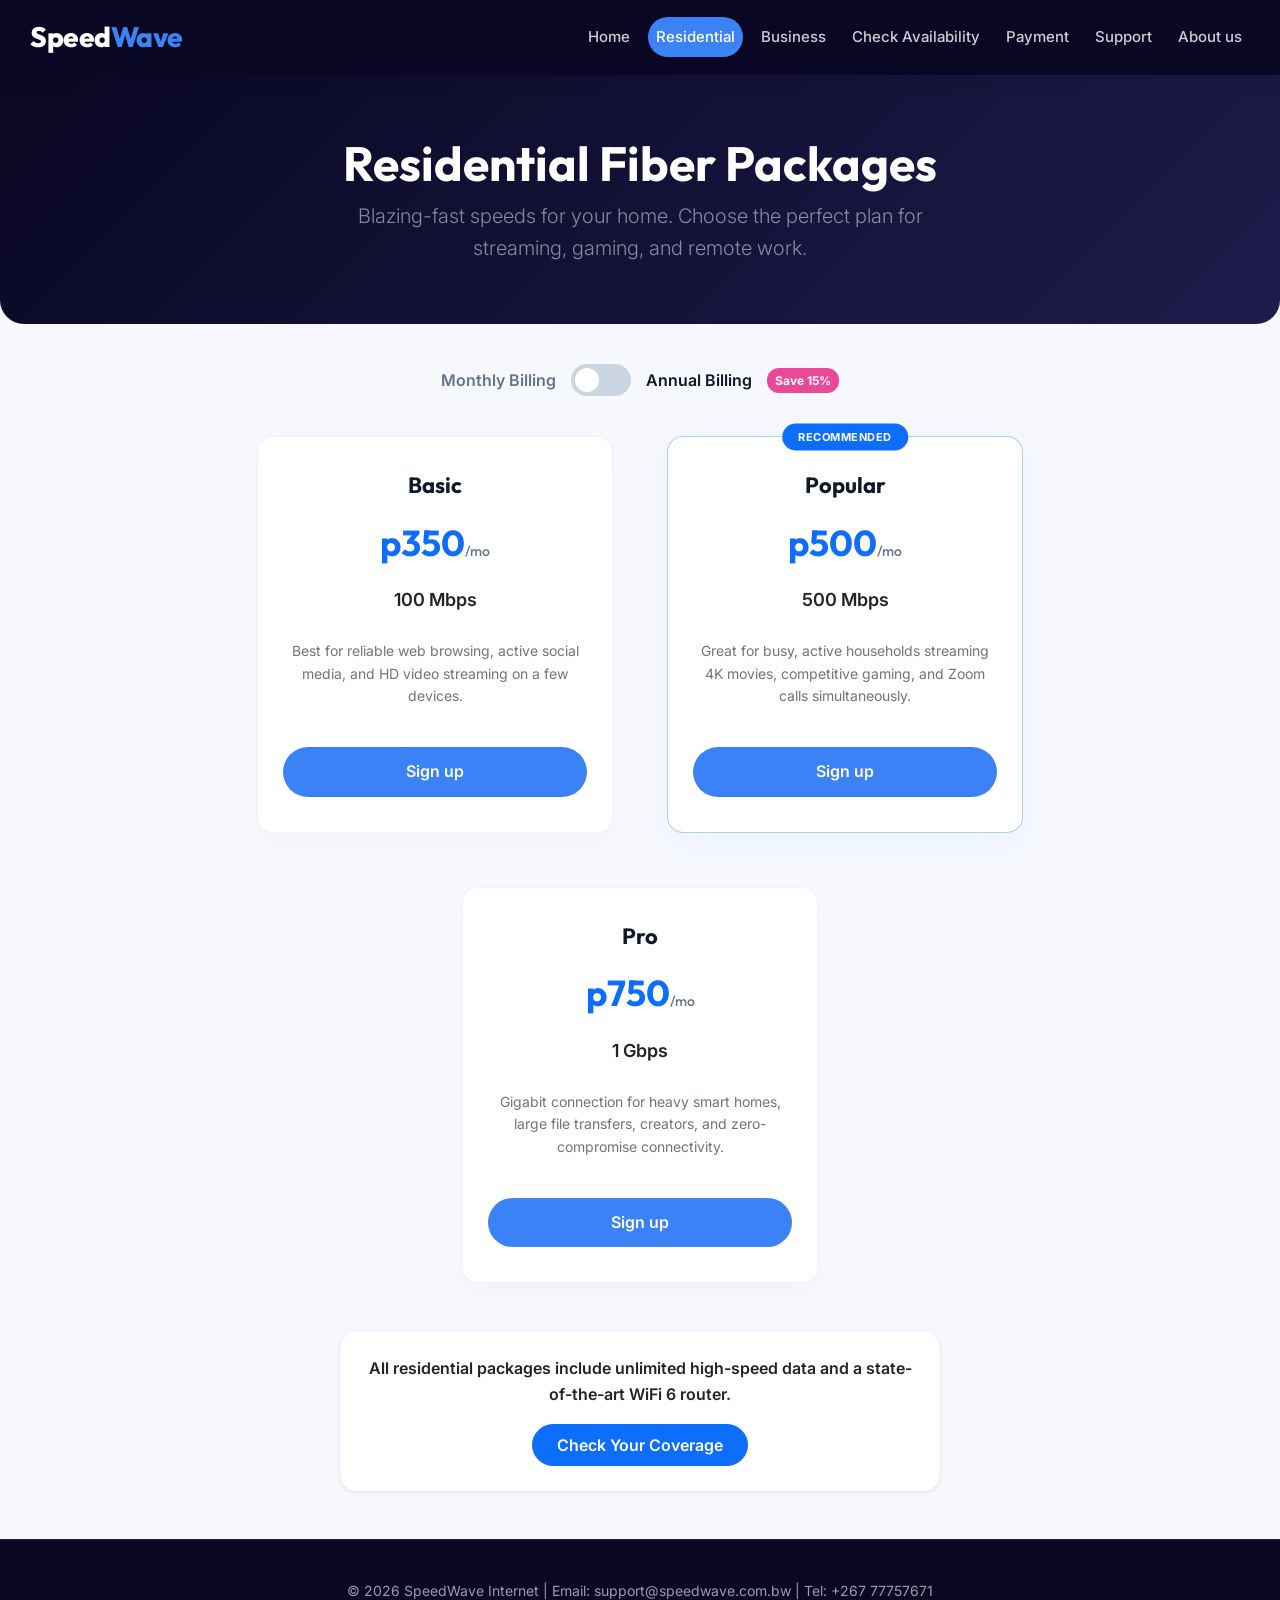
<file: residential.html>
<!DOCTYPE html>
<html lang="en">
<head>
    <meta charset="UTF-8">
    <meta name="viewport" content="width=device-width, initial-scale=1.0">
    <title>Residential Fiber | SpeedWave Internet</title>
    <link href="https://cdn.jsdelivr.net/npm/bootstrap@5.3.3/dist/css/bootstrap.min.css" rel="stylesheet">
    <link rel="stylesheet" href="../style.css">
    <style>
        .page-header-banner {
            background: linear-gradient(135deg, #090723 0%, #1e1b4b 100%);
            padding: 60px 20px;
            color: white;
            text-align: center;
            border-radius: 0 0 24px 24px;
            margin-bottom: 40px;
        }
        .toggle-switch-wrapper {
            display: flex;
            align-items: center;
            justify-content: center;
            gap: 15px;
            margin-bottom: 40px;
        }
        .toggle-switch {
            position: relative;
            display: inline-block;
            width: 60px;
            height: 32px;
        }
        .toggle-switch input {
            opacity: 0;
            width: 0;
            height: 0;
        }
        .slider {
            position: absolute;
            cursor: pointer;
            top: 0;
            left: 0;
            right: 0;
            bottom: 0;
            background-color: #cbd5e1;
            transition: .3s;
            border-radius: 34px;
        }
        .slider:before {
            position: absolute;
            content: "";
            height: 24px;
            width: 24px;
            left: 4px;
            bottom: 4px;
            background-color: white;
            transition: .3s;
            border-radius: 50%;
        }
        input:checked + .slider {
            background-color: #3b82f6;
        }
        input:checked + .slider:before {
            transform: translateX(28px);
        }
        .discount-badge {
            background-color: #ec4899;
            color: white;
            font-size: 12px;
            padding: 3px 8px;
            border-radius: 12px;
            font-weight: 700;
        }
    </style>
</head>
<body>
    <header class="top sticky-top navbar navbar-expand-lg navbar-dark" style="background-color: #090723; padding: 15px 30px;">
        <div class="container-fluid p-0">
            <a href="../index.html" class="logo-text">
                Speed<span class="blue">Wave</span>
            </a>
            <button class="navbar-toggler" type="button" data-bs-toggle="collapse" data-bs-target="#mainNavbar" aria-controls="mainNavbar" aria-expanded="false" aria-label="Toggle navigation">
                <span class="navbar-toggler-icon"></span>
            </button>
            <div class="collapse navbar-collapse justify-content-end" id="mainNavbar">
                <ul class="menu navbar-nav ms-auto align-items-center">
                    <li class="nav-item"><a href="../index.html" class="nav-link">Home</a></li>
                    <li class="nav-item"><a href="residential.html" class="nav-link active">Residential</a></li>
                    <li class="nav-item"><a href="business.html" class="nav-link">Business</a></li>
                    <li class="nav-item"><a href="check.html" class="nav-link">Check Availability</a></li>
                    <li class="nav-item"><a href="payment.html" class="nav-link">Payment</a></li>
                    <li class="nav-item"><a href="support.html" class="nav-link">Support</a></li>
                    <li class="nav-item"><a href="about.html" class="nav-link">About us</a></li>
                </ul>
            </div>
        </div>
    </header>

    <div class="page-header-banner">
        <div class="container">
            <h1 class="display-5 fw-bold text-white mb-2">Residential Fiber Packages</h1>
            <p class="lead text-white-50" style="max-width: 600px; margin: 0 auto;">Blazing-fast speeds for your home. Choose the perfect plan for streaming, gaming, and remote work.</p>
        </div>
    </div>

    <main class="container">
        <div class="toggle-switch-wrapper">
            <span class="fw-semibold" style="color: #64748b;">Monthly Billing</span>
            <label class="toggle-switch">
                <input type="checkbox" id="billing-cycle-toggle">
                <span class="slider"></span>
            </label>
            <span class="fw-semibold" style="color: #0f172a;">Annual Billing</span>
            <span class="discount-badge">Save 15%</span>
        </div>

        <div class="packages row justify-content-center g-4 p-0 mb-5">
            <div class="col-md-4 d-flex justify-content-center">
                <div class="package card w-100">
                    <div>
                        <h3>Basic</h3>
                        <div class="price text-primary fw-bold" id="price-basic" style="font-size: 36px; font-family: 'Outfit', sans-serif;">p350<span style="font-size: 14px; font-weight: 500; color: #64748b;">/mo</span></div>
                        <p class="fw-semibold text-dark mt-2" style="font-size: 18px;">100 Mbps</p>
                        <p class="text-secondary" style="font-size: 14px;">Best for reliable web browsing, active social media, and HD video streaming on a few devices.</p>
                    </div>
                    <a href="payment.html?plan=basic" class="sign-up-button">Sign up</a>
                </div>
            </div>
            
            <div class="col-md-4 d-flex justify-content-center">
                <div class="package card w-100" style="border-color: rgba(59, 130, 246, 0.4); position: relative; box-shadow: 0 10px 30px rgba(59, 130, 246, 0.05);">
                    <div class="position-absolute top-0 start-50 translate-middle badge rounded-pill bg-primary px-3 py-2" style="font-size: 11px; letter-spacing: 0.5px;">RECOMMENDED</div>
                    <div>
                        <h3>Popular</h3>
                        <div class="price text-primary fw-bold" id="price-popular" style="font-size: 36px; font-family: 'Outfit', sans-serif;">p500<span style="font-size: 14px; font-weight: 500; color: #64748b;">/mo</span></div>
                        <p class="fw-semibold text-dark mt-2" style="font-size: 18px;">500 Mbps</p>
                        <p class="text-secondary" style="font-size: 14px;">Great for busy, active households streaming 4K movies, competitive gaming, and Zoom calls simultaneously.</p>
                    </div>
                    <a href="payment.html?plan=popular" class="sign-up-button">Sign up</a>
                </div>
            </div>

            <div class="col-md-4 d-flex justify-content-center">
                <div class="package card w-100">
                    <div>
                        <h3>Pro</h3>
                        <div class="price text-primary fw-bold" id="price-pro" style="font-size: 36px; font-family: 'Outfit', sans-serif;">p750<span style="font-size: 14px; font-weight: 500; color: #64748b;">/mo</span></div>
                        <p class="fw-semibold text-dark mt-2" style="font-size: 18px;">1 Gbps</p>
                        <p class="text-secondary" style="font-size: 14px;">Gigabit connection for heavy smart homes, large file transfers, creators, and zero-compromise connectivity.</p>
                    </div>
                    <a href="payment.html?plan=pro" class="sign-up-button">Sign up</a>
                </div>
            </div>
        </div>

        <div class="text-center bg-white p-4 rounded-4 shadow-sm border border-light mb-5" style="max-width: 600px; margin: 0 auto;">
            <p class="mb-3 fw-semibold text-dark">All residential packages include unlimited high-speed data and a state-of-the-art WiFi 6 router.</p>
            <a href="check.html" class="btn btn-primary px-4 py-2" style="border-radius: 30px; font-weight: 600;">Check Your Coverage</a>
        </div>
    </main>

    <footer class="bottom mt-5">
        <div class="container text-center">
            <p class="copyright">&copy; 2026 SpeedWave Internet | Email: support@speedwave.com.bw | Tel: +267 77757671</p>
        </div>
    </footer>

    <script src="https://cdn.jsdelivr.net/npm/bootstrap@5.3.3/dist/js/bootstrap.bundle.min.js"></script>
    <script>
        document.getElementById('billing-cycle-toggle').addEventListener('change', function() {
            const isAnnual = this.checked;
            const priceBasic = document.getElementById('price-basic');
            const pricePopular = document.getElementById('price-popular');
            const pricePro = document.getElementById('price-pro');
            
            if (isAnnual) {
                priceBasic.innerHTML = 'p295<span style="font-size: 14px; font-weight: 500; color: #64748b;">/mo</span> <small style="display:block; font-size:11px; color:#22c55e;">billed annually</small>';
                pricePopular.innerHTML = 'p425<span style="font-size: 14px; font-weight: 500; color: #64748b;">/mo</span> <small style="display:block; font-size:11px; color:#22c55e;">billed annually</small>';
                pricePro.innerHTML = 'p635<span style="font-size: 14px; font-weight: 500; color: #64748b;">/mo</span> <small style="display:block; font-size:11px; color:#22c55e;">billed annually</small>';
            } else {
                priceBasic.innerHTML = 'p350<span style="font-size: 14px; font-weight: 500; color: #64748b;">/mo</span>';
                pricePopular.innerHTML = 'p500<span style="font-size: 14px; font-weight: 500; color: #64748b;">/mo</span>';
                pricePro.innerHTML = 'p750<span style="font-size: 14px; font-weight: 500; color: #64748b;">/mo</span>';
            }
        });
    </script>
</body>
</html>
</file>
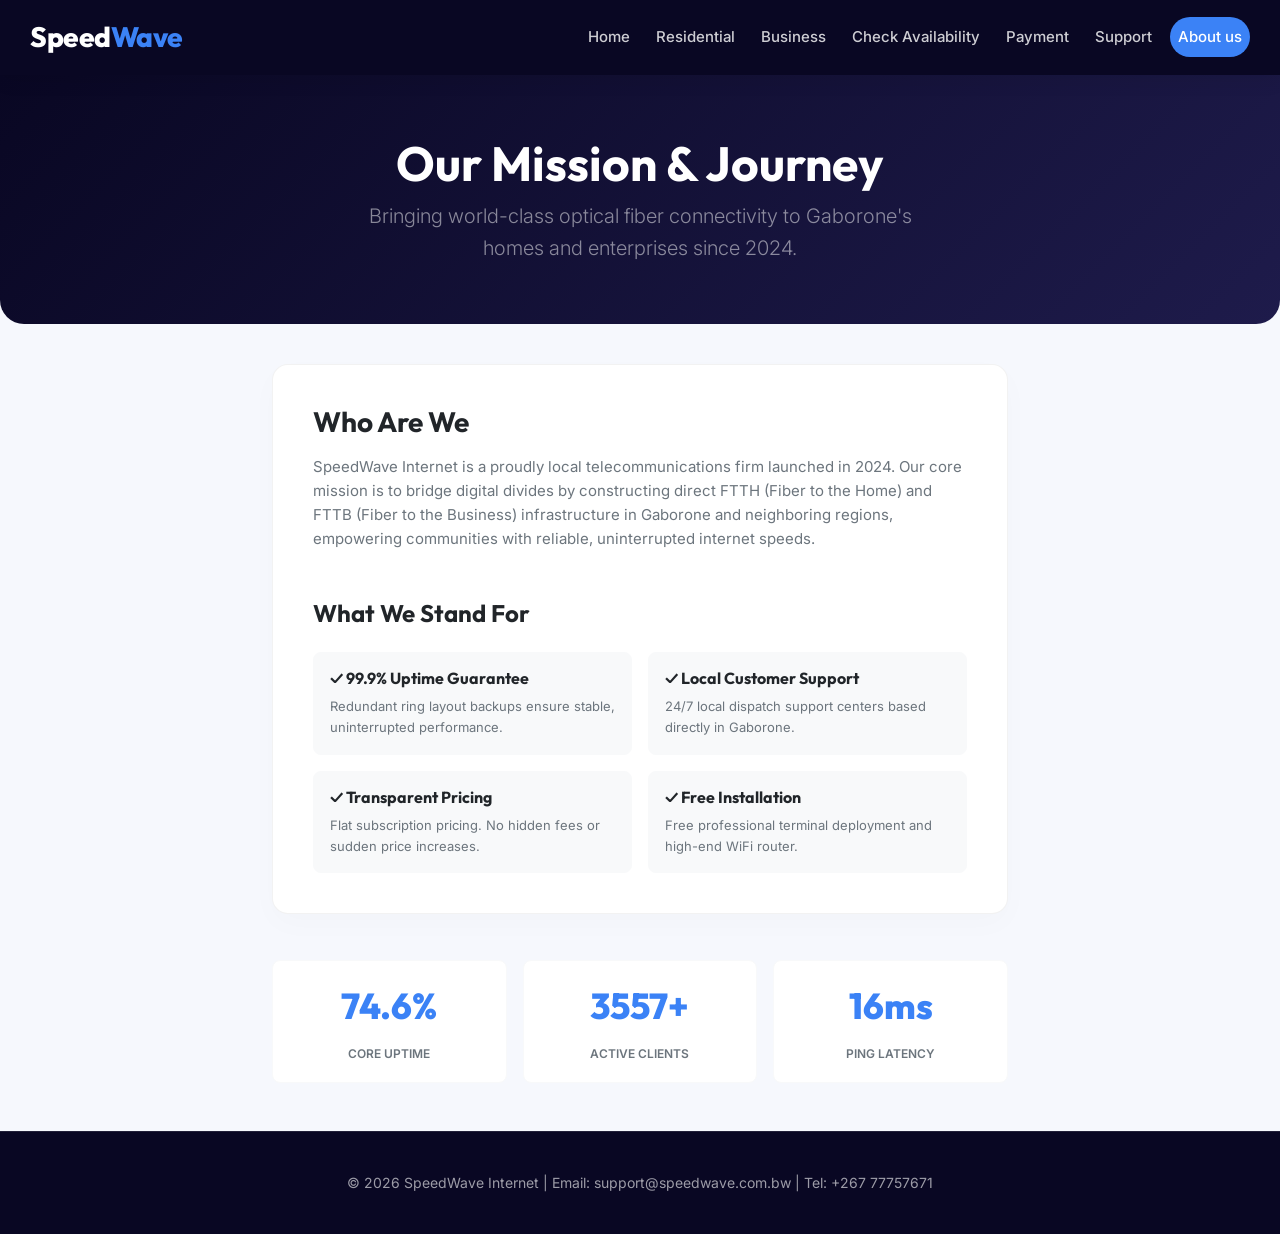
<file: SpeedWave/htmls/about.html>
<!DOCTYPE html>
<html lang="en">
<head>
    <meta charset="UTF-8">
    <meta name="viewport" content="width=device-width, initial-scale=1.0">
    <title>About Us | SpeedWave Internet</title>
    <link href="https://cdn.jsdelivr.net/npm/bootstrap@5.3.3/dist/css/bootstrap.min.css" rel="stylesheet">
    <link rel="stylesheet" href="../style.css">
    <style>
        .page-header-banner {
            background: linear-gradient(135deg, #090723 0%, #1e1b4b 100%);
            padding: 60px 20px;
            color: white;
            text-align: center;
            border-radius: 0 0 24px 24px;
            margin-bottom: 40px;
        }
        .about-card {
            background-color: white;
            padding: 40px;
            border-radius: 16px;
            border: 1px solid rgba(0, 0, 0, 0.05);
            box-shadow: 0 10px 30px rgba(0, 0, 0, 0.02);
            margin-bottom: 30px;
        }
        .stat-number {
            font-size: 36px;
            font-weight: 800;
            color: #3b82f6;
            font-family: 'Outfit', sans-serif;
            display: block;
            margin-bottom: 5px;
        }
    </style>
</head>
<body>
    <header class="top sticky-top navbar navbar-expand-lg navbar-dark" style="background-color: #090723; padding: 15px 30px;">
        <div class="container-fluid p-0">
            <a href="../index.html" class="logo-text">
                Speed<span class="blue">Wave</span>
            </a>
            <button class="navbar-toggler" type="button" data-bs-toggle="collapse" data-bs-target="#mainNavbar" aria-controls="mainNavbar" aria-expanded="false" aria-label="Toggle navigation">
                <span class="navbar-toggler-icon"></span>
            </button>
            <div class="collapse navbar-collapse justify-content-end" id="mainNavbar">
                <ul class="menu navbar-nav ms-auto align-items-center">
                    <li class="nav-item"><a href="../index.html" class="nav-link">Home</a></li>
                    <li class="nav-item"><a href="residential.html" class="nav-link">Residential</a></li>
                    <li class="nav-item"><a href="business.html" class="nav-link">Business</a></li>
                    <li class="nav-item"><a href="check.html" class="nav-link">Check Availability</a></li>
                    <li class="nav-item"><a href="payment.html" class="nav-link">Payment</a></li>
                    <li class="nav-item"><a href="support.html" class="nav-link">Support</a></li>
                    <li class="nav-item"><a href="about.html" class="nav-link active">About us</a></li>
                </ul>
            </div>
        </div>
    </header>

    <div class="page-header-banner">
        <div class="container">
            <h1 class="display-5 fw-bold text-white mb-2">Our Mission & Journey</h1>
            <p class="lead text-white-50" style="max-width: 600px; margin: 0 auto;">Bringing world-class optical fiber connectivity to Gaborone's homes and enterprises since 2024.</p>
        </div>
    </div>

    <main class="container">
        <div class="row g-4 justify-content-center">
            <div class="col-lg-8">
                <div class="about-card">
                    <h2 class="h3 fw-bold text-dark mb-3">Who Are We</h2>
                    <p class="text-secondary mb-4" style="font-size: 15px; line-height: 1.6;">SpeedWave Internet is a proudly local telecommunications firm launched in 2024. Our core mission is to bridge digital divides by constructing direct FTTH (Fiber to the Home) and FTTB (Fiber to the Business) infrastructure in Gaborone and neighboring regions, empowering communities with reliable, uninterrupted internet speeds.</p>
                    
                    <h2 class="h4 fw-bold text-dark mb-4 mt-5">What We Stand For</h2>
                    <div class="row g-3">
                        <div class="col-sm-6">
                            <div class="p-3 bg-light rounded-3 h-100 border border-light">
                                <h3 class="h6 fw-bold text-dark mb-2">✓ 99.9% Uptime Guarantee</h3>
                                <p class="text-secondary m-0" style="font-size: 13px;">Redundant ring layout backups ensure stable, uninterrupted performance.</p>
                            </div>
                        </div>
                        <div class="col-sm-6">
                            <div class="p-3 bg-light rounded-3 h-100 border border-light">
                                <h3 class="h6 fw-bold text-dark mb-2">✓ Local Customer Support</h3>
                                <p class="text-secondary m-0" style="font-size: 13px;">24/7 local dispatch support centers based directly in Gaborone.</p>
                            </div>
                        </div>
                        <div class="col-sm-6">
                            <div class="p-3 bg-light rounded-3 h-100 border border-light">
                                <h3 class="h6 fw-bold text-dark mb-2">✓ Transparent Pricing</h3>
                                <p class="text-secondary m-0" style="font-size: 13px;">Flat subscription pricing. No hidden fees or sudden price increases.</p>
                            </div>
                        </div>
                        <div class="col-sm-6">
                            <div class="p-3 bg-light rounded-3 h-100 border border-light">
                                <h3 class="h6 fw-bold text-dark mb-2">✓ Free Installation</h3>
                                <p class="text-secondary m-0" style="font-size: 13px;">Free professional terminal deployment and high-end WiFi router.</p>
                            </div>
                        </div>
                    </div>
                </div>

                <div class="row g-3 text-center mb-5 mt-4">
                    <div class="col-4">
                        <div class="bg-white p-3 rounded-3 shadow-xs border border-light">
                            <span class="stat-number" id="stat-uptime">0%</span>
                            <span class="text-secondary fw-semibold" style="font-size: 12px;">CORE UPTIME</span>
                        </div>
                    </div>
                    <div class="col-4">
                        <div class="bg-white p-3 rounded-3 shadow-xs border border-light">
                            <span class="stat-number" id="stat-users">0</span>
                            <span class="text-secondary fw-semibold" style="font-size: 12px;">ACTIVE CLIENTS</span>
                        </div>
                    </div>
                    <div class="col-4">
                        <div class="bg-white p-3 rounded-3 shadow-xs border border-light">
                            <span class="stat-number" id="stat-latency">0ms</span>
                            <span class="text-secondary fw-semibold" style="font-size: 12px;">PING LATENCY</span>
                        </div>
                    </div>
                </div>
            </div>
        </div>
    </main>

    <footer class="bottom">
        <div class="container text-center">
            <p class="copyright">&copy; 2026 SpeedWave Internet | Email: support@speedwave.com.bw | Tel: +267 77757671</p>
        </div>
    </footer>

    <script src="https://cdn.jsdelivr.net/npm/bootstrap@5.3.3/dist/js/bootstrap.bundle.min.js"></script>
    <script>
        window.addEventListener('load', () => {
            animateCount('stat-uptime', 0, 99.9, 1500, '%', 1);
            animateCount('stat-users', 0, 4850, 1500, '+', 0);
            animateCount('stat-latency', 50, 4, 1500, 'ms', 0);
        });

        function animateCount(id, start, end, duration, suffix = '', decimals = 0) {
            const obj = document.getElementById(id);
            const range = end - start;
            let current = start;
            const increment = range / (duration / 20);
            
            const timer = setInterval(() => {
                current += increment;
                if ((increment > 0 && current >= end) || (increment < 0 && current <= end)) {
                    current = end;
                    clearInterval(timer);
                }
                obj.innerText = current.toFixed(decimals) + suffix;
            }, 20);
        }
    </script>
</body>
</html>
</file>
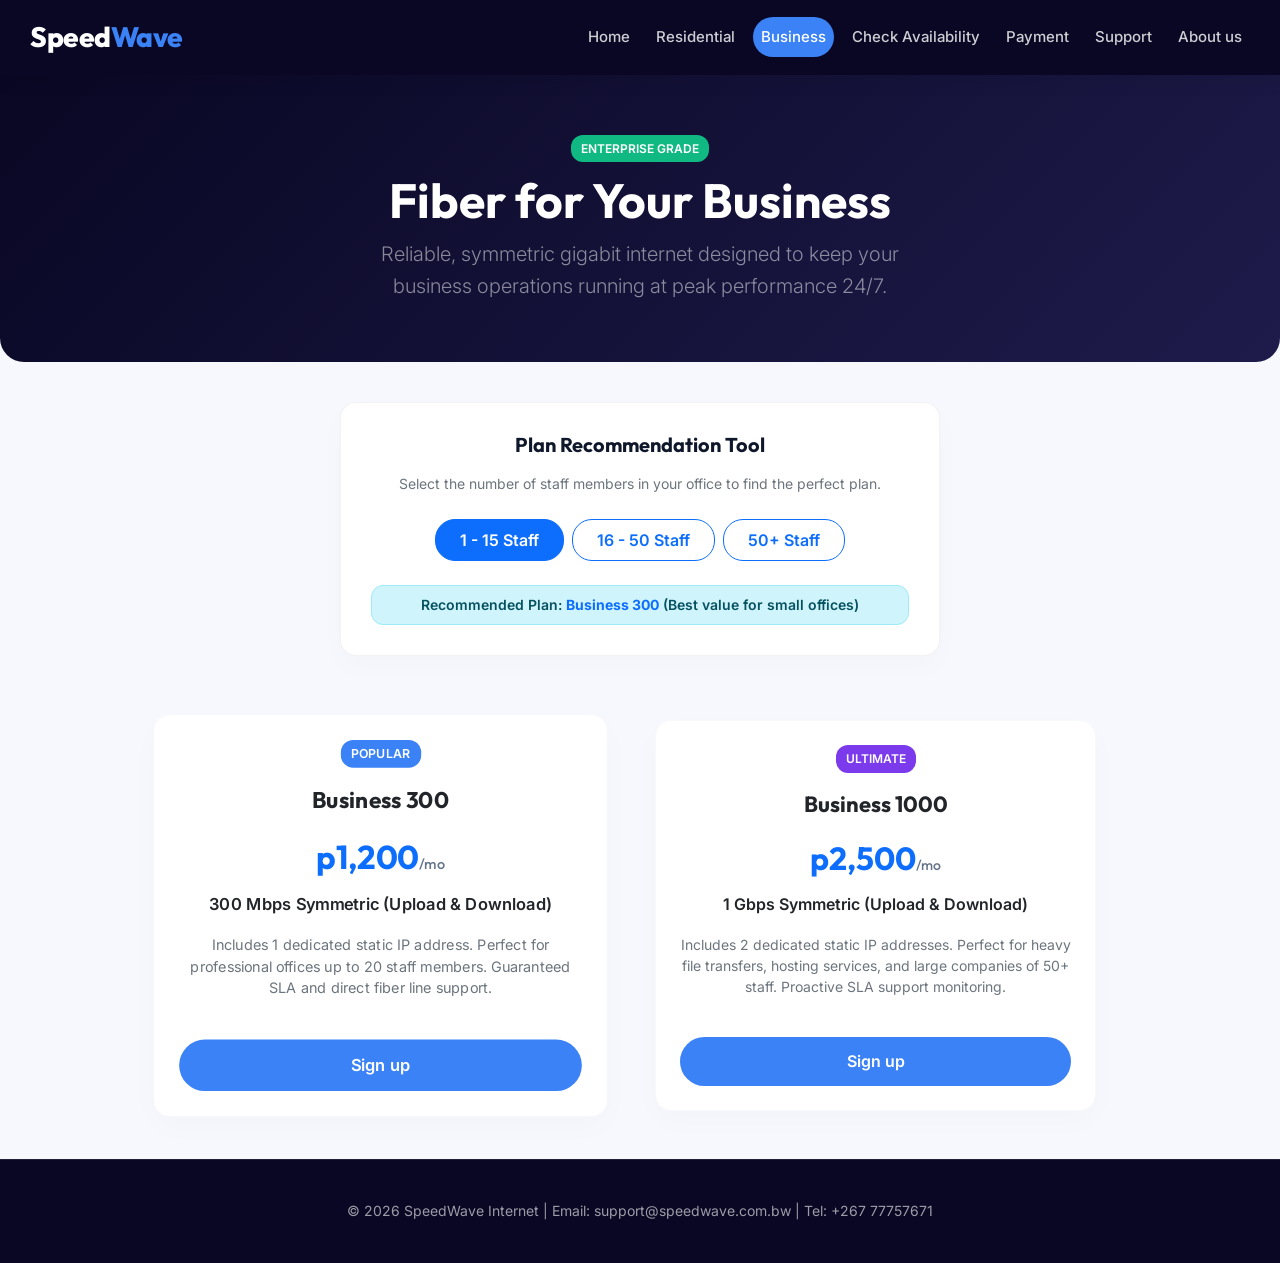
<file: SpeedWave/htmls/business.html>
<!DOCTYPE html>
<html lang="en">
<head>
    <meta charset="UTF-8">
    <meta name="viewport" content="width=device-width, initial-scale=1.0">
    <title>Business Solutions | SpeedWave Internet</title>
    <link href="https://cdn.jsdelivr.net/npm/bootstrap@5.3.3/dist/css/bootstrap.min.css" rel="stylesheet">
    <link rel="stylesheet" href="../style.css">
    <style>
        .page-header-banner {
            background: linear-gradient(135deg, #090723 0%, #1e1b4b 100%);
            padding: 60px 20px;
            color: white;
            text-align: center;
            border-radius: 0 0 24px 24px;
            margin-bottom: 40px;
        }
        .business-badge {
            background-color: #3b82f6;
            color: white;
            font-size: 12px;
            padding: 4px 10px;
            border-radius: 12px;
            font-weight: 600;
            display: inline-block;
            margin-bottom: 10px;
        }
        .step-slider-container {
            background-color: white;
            padding: 30px;
            border-radius: 16px;
            border: 1px solid rgba(0, 0, 0, 0.05);
            box-shadow: 0 10px 30px rgba(0, 0, 0, 0.02);
            max-width: 600px;
            margin: 0 auto 40px auto;
        }
    </style>
</head>
<body>
    <header class="top sticky-top navbar navbar-expand-lg navbar-dark" style="background-color: #090723; padding: 15px 30px;">
        <div class="container-fluid p-0">
            <a href="../index.html" class="logo-text">
                Speed<span class="blue">Wave</span>
            </a>
            <button class="navbar-toggler" type="button" data-bs-toggle="collapse" data-bs-target="#mainNavbar" aria-controls="mainNavbar" aria-expanded="false" aria-label="Toggle navigation">
                <span class="navbar-toggler-icon"></span>
            </button>
            <div class="collapse navbar-collapse justify-content-end" id="mainNavbar">
                <ul class="menu navbar-nav ms-auto align-items-center">
                    <li class="nav-item"><a href="../index.html" class="nav-link">Home</a></li>
                    <li class="nav-item"><a href="residential.html" class="nav-link">Residential</a></li>
                    <li class="nav-item"><a href="business.html" class="nav-link active">Business</a></li>
                    <li class="nav-item"><a href="check.html" class="nav-link">Check Availability</a></li>
                    <li class="nav-item"><a href="payment.html" class="nav-link">Payment</a></li>
                    <li class="nav-item"><a href="support.html" class="nav-link">Support</a></li>
                    <li class="nav-item"><a href="about.html" class="nav-link">About us</a></li>
                </ul>
            </div>
        </div>
    </header>

    <div class="page-header-banner">
        <div class="container">
            <span class="business-badge" style="background-color: #10b981;">ENTERPRISE GRADE</span>
            <h1 class="display-5 fw-bold text-white mb-2">Fiber for Your Business</h1>
            <p class="lead text-white-50" style="max-width: 600px; margin: 0 auto;">Reliable, symmetric gigabit internet designed to keep your business operations running at peak performance 24/7.</p>
        </div>
    </div>

    <main class="container">
        <div class="step-slider-container text-center">
            <h3 class="h5 fw-bold mb-3" style="color: #0f172a;">Plan Recommendation Tool</h3>
            <p class="text-secondary mb-4" style="font-size: 14px;">Select the number of staff members in your office to find the perfect plan.</p>
            <div class="d-flex justify-content-center gap-2 mb-4">
                <button class="btn btn-outline-primary btn-staff active px-4 py-2" onclick="recommendPlan(10, this)" style="border-radius: 20px; font-weight: 600;">1 - 15 Staff</button>
                <button class="btn btn-outline-primary btn-staff px-4 py-2" onclick="recommendPlan(40, this)" style="border-radius: 20px; font-weight: 600;">16 - 50 Staff</button>
                <button class="btn btn-outline-primary btn-staff px-4 py-2" onclick="recommendPlan(100, this)" style="border-radius: 20px; font-weight: 600;">50+ Staff</button>
            </div>
            <div id="recommendation-result" class="alert alert-info py-2 px-3 m-0 fw-semibold" style="border-radius: 12px; font-size: 14px;">
                Recommended Plan: <span class="text-primary fw-bold">Business 300 (100-300 Mbps)</span>
            </div>
        </div>

        <div class="business-cards-container row justify-content-center g-4 mb-5">
            <div class="col-md-5 d-flex justify-content-center">
                <div id="card-biz-300" class="card w-100 p-4 border border-light" style="border-radius: 16px; transition: transform 0.3s;">
                    <div>
                        <span class="business-badge">POPULAR</span>
                        <h3 class="h4 fw-bold text-dark mt-2 mb-3">Business 300</h3>
                        <div class="text-primary fw-bold" style="font-size: 32px; font-family: 'Outfit', sans-serif;">p1,200<span style="font-size: 14px; font-weight: 500; color: #64748b;">/mo</span></div>
                        <p class="fw-semibold text-dark mt-2 mb-3" style="font-size: 16px;">300 Mbps Symmetric (Upload & Download)</p>
                        <p class="text-secondary" style="font-size: 14px; line-height: 1.5;">Includes 1 dedicated static IP address. Perfect for professional offices up to 20 staff members. Guaranteed SLA and direct fiber line support.</p>
                    </div>
                    <a href="payment.html?plan=biz300" class="sign-up-button">Sign up</a>
                </div>
            </div>

            <div class="col-md-5 d-flex justify-content-center">
                <div id="card-biz-1000" class="card w-100 p-4 border border-light" style="border-radius: 16px; transition: transform 0.3s;">
                    <div>
                        <span class="business-badge" style="background-color: #7c3aed;">ULTIMATE</span>
                        <h3 class="h4 fw-bold text-dark mt-2 mb-3">Business 1000</h3>
                        <div class="text-primary fw-bold" style="font-size: 32px; font-family: 'Outfit', sans-serif;">p2,500<span style="font-size: 14px; font-weight: 500; color: #64748b;">/mo</span></div>
                        <p class="fw-semibold text-dark mt-2 mb-3" style="font-size: 16px;">1 Gbps Symmetric (Upload & Download)</p>
                        <p class="text-secondary" style="font-size: 14px; line-height: 1.5;">Includes 2 dedicated static IP addresses. Perfect for heavy file transfers, hosting services, and large companies of 50+ staff. Proactive SLA support monitoring.</p>
                    </div>
                    <a href="payment.html?plan=biz1000" class="sign-up-button">Sign up</a>
                </div>
            </div>
        </div>
    </main>

    <footer class="bottom mt-5">
        <div class="container text-center">
            <p class="copyright">&copy; 2026 SpeedWave Internet | Email: support@speedwave.com.bw | Tel: +267 77757671</p>
        </div>
    </footer>

    <script src="https://cdn.jsdelivr.net/npm/bootstrap@5.3.3/dist/js/bootstrap.bundle.min.js"></script>
    <script>
        function recommendPlan(staffCount, element) {
            document.querySelectorAll('.btn-staff').forEach(btn => btn.classList.remove('active'));
            element.classList.add('active');
            
            const result = document.getElementById('recommendation-result');
            const card300 = document.getElementById('card-biz-300');
            const card1000 = document.getElementById('card-biz-1000');
            
            if (staffCount <= 15) {
                result.innerHTML = 'Recommended Plan: <span class="text-primary fw-bold">Business 300</span> (Best value for small offices)';
                card300.style.transform = 'scale(1.03)';
                card300.style.borderColor = '#3b82f6';
                card1000.style.transform = 'scale(1)';
                card1000.style.borderColor = 'rgba(0,0,0,0.05)';
            } else {
                result.innerHTML = 'Recommended Plan: <span class="text-primary fw-bold">Business 1000</span> (Guarantees bandwidth for large teams)';
                card1000.style.transform = 'scale(1.03)';
                card1000.style.borderColor = '#7c3aed';
                card300.style.transform = 'scale(1)';
                card300.style.borderColor = 'rgba(0,0,0,0.05)';
            }
        }
        
        window.addEventListener('load', () => {
            recommendPlan(10, document.querySelector('.btn-staff'));
        });
    </script>
</body>
</html>
</file>
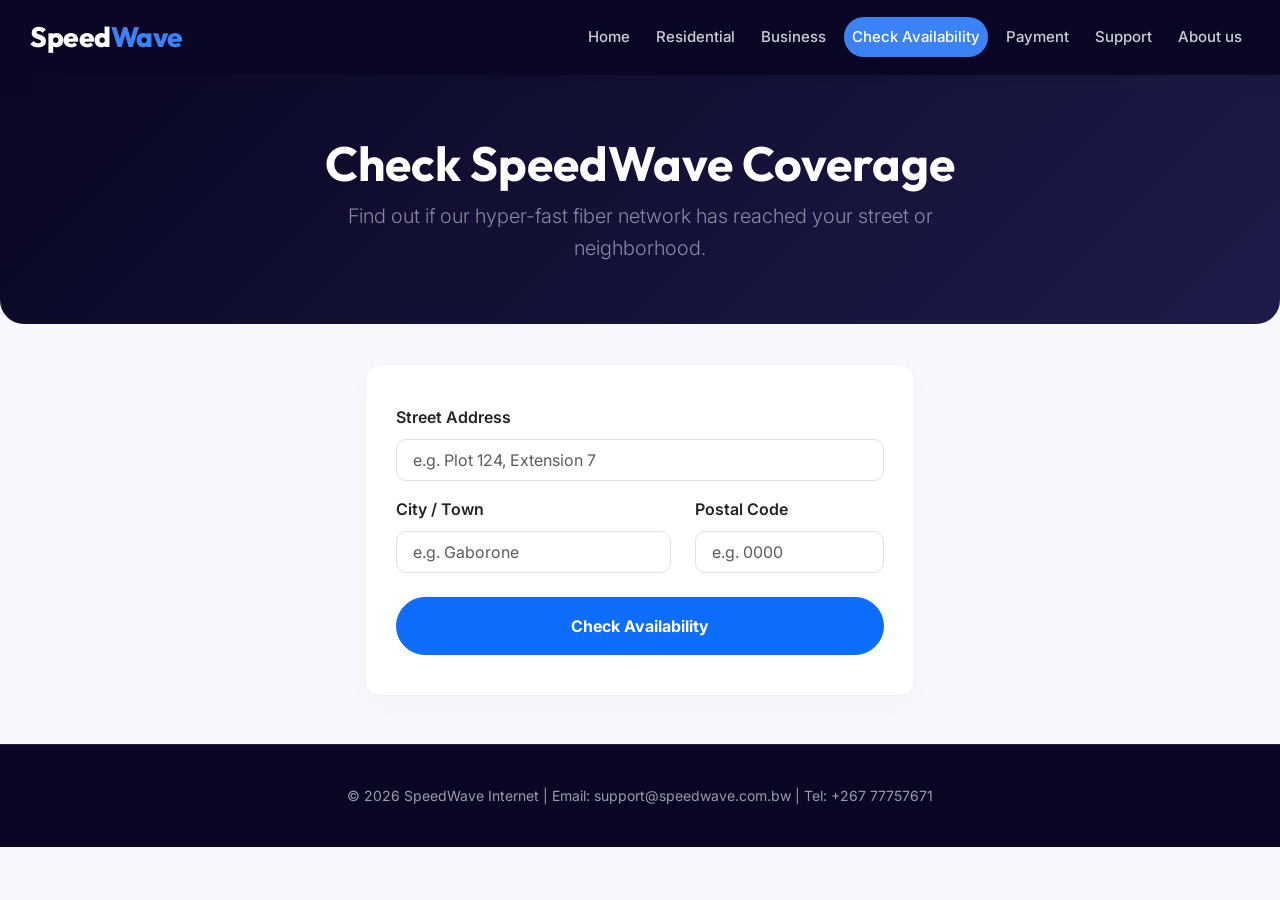
<file: SpeedWave/htmls/check.html>
<!DOCTYPE html>
<html lang="en">
<head>
    <meta charset="UTF-8">
    <meta name="viewport" content="width=device-width, initial-scale=1.0">
    <title>Check Availability | SpeedWave Internet</title>
    <link href="https://cdn.jsdelivr.net/npm/bootstrap@5.3.3/dist/css/bootstrap.min.css" rel="stylesheet">
    <link rel="stylesheet" href="../style.css">
    <style>
        .page-header-banner {
            background: linear-gradient(135deg, #090723 0%, #1e1b4b 100%);
            padding: 60px 20px;
            color: white;
            text-align: center;
            border-radius: 0 0 24px 24px;
            margin-bottom: 40px;
        }
        .form-container {
            background-color: white;
            padding: 40px 30px;
            border-radius: 16px;
            border: 1px solid rgba(0, 0, 0, 0.05);
            box-shadow: 0 10px 30px rgba(0, 0, 0, 0.02);
            max-width: 550px;
            margin: 0 auto;
        }
        .results-box {
            display: none;
            margin-top: 30px;
            border-radius: 12px;
            padding: 24px;
            animation: slideUp 0.3s ease;
        }
        @keyframes slideUp {
            from { opacity: 0; transform: translateY(10px); }
            to { opacity: 1; transform: translateY(0); }
        }
        .spinner-grow {
            width: 3rem;
            height: 3rem;
        }
    </style>
</head>
<body>
    <header class="top sticky-top navbar navbar-expand-lg navbar-dark" style="background-color: #090723; padding: 15px 30px;">
        <div class="container-fluid p-0">
            <a href="../index.html" class="logo-text">
                Speed<span class="blue">Wave</span>
            </a>
            <button class="navbar-toggler" type="button" data-bs-toggle="collapse" data-bs-target="#mainNavbar" aria-controls="mainNavbar" aria-expanded="false" aria-label="Toggle navigation">
                <span class="navbar-toggler-icon"></span>
            </button>
            <div class="collapse navbar-collapse justify-content-end" id="mainNavbar">
                <ul class="menu navbar-nav ms-auto align-items-center">
                    <li class="nav-item"><a href="../index.html" class="nav-link">Home</a></li>
                    <li class="nav-item"><a href="residential.html" class="nav-link">Residential</a></li>
                    <li class="nav-item"><a href="business.html" class="nav-link">Business</a></li>
                    <li class="nav-item"><a href="check.html" class="nav-link active">Check Availability</a></li>
                    <li class="nav-item"><a href="payment.html" class="nav-link">Payment</a></li>
                    <li class="nav-item"><a href="support.html" class="nav-link">Support</a></li>
                    <li class="nav-item"><a href="about.html" class="nav-link">About us</a></li>
                </ul>
            </div>
        </div>
    </header>

    <div class="page-header-banner">
        <div class="container">
            <h1 class="display-5 fw-bold text-white mb-2">Check SpeedWave Coverage</h1>
            <p class="lead text-white-50" style="max-width: 600px; margin: 0 auto;">Find out if our hyper-fast fiber network has reached your street or neighborhood.</p>
        </div>
    </div>

    <main class="container mb-5">
        <div class="form-container">
            <form id="coverage-form" onsubmit="event.preventDefault(); startCheck();">
                <div class="mb-3">
                    <label class="form-label fw-semibold text-dark">Street Address</label>
                    <input type="text" class="form-control px-3 py-2" id="street" placeholder="e.g. Plot 124, Extension 7" required style="border-radius: 10px;">
                </div>
                <div class="row">
                    <div class="col-md-7 mb-3">
                        <label class="form-label fw-semibold text-dark">City / Town</label>
                        <input type="text" class="form-control px-3 py-2" id="city" placeholder="e.g. Gaborone" required style="border-radius: 10px;">
                    </div>
                    <div class="col-md-5 mb-3">
                        <label class="form-label fw-semibold text-dark">Postal Code</label>
                        <input type="text" class="form-control px-3 py-2" id="postal" placeholder="e.g. 0000" style="border-radius: 10px;">
                    </div>
                </div>
                <button type="submit" class="btn btn-primary w-100 fw-bold py-3 mt-2" style="border-radius: 30px;">Check Availability</button>
            </form>

            <div id="loader-section" class="text-center mt-4 d-none">
                <div class="spinner-grow text-primary mb-3" role="status">
                    <span class="visually-hidden">Loading...</span>
                </div>
                <p class="text-secondary fw-medium" id="status-text">Pinpointing coordinates on fiber map...</p>
            </div>

            <div id="result-box" class="results-box alert alert-success">
                <div class="d-flex align-items-center mb-3">
                    <div class="rounded-circle bg-white p-2 d-flex justify-content-center align-items-center me-3" style="width: 40px; height: 40px;">
                        <span class="text-success fw-bold" style="font-size: 20px;">✓</span>
                    </div>
                    <h4 class="h5 fw-bold text-success m-0">SpeedWave is Available!</h4>
                </div>
                <p class="text-dark-50 mb-3" style="font-size: 14px; line-height: 1.5;">Great news! Our fiber backbone runs directly near <span id="loc-span" class="fw-bold">your address</span>. You qualify for a standard free professional optical terminal installation.</p>
                <div class="d-flex flex-wrap gap-2">
                    <a href="residential.html" class="btn btn-success px-4 py-2" style="border-radius: 20px; font-size: 14px; font-weight: 600;">View Plans</a>
                    <a href="payment.html" class="btn btn-outline-success px-4 py-2" style="border-radius: 20px; font-size: 14px; font-weight: 600;">Sign Up Directly</a>
                </div>
            </div>
        </div>
    </main>

    <footer class="bottom mt-5">
        <div class="container text-center">
            <p class="copyright">&copy; 2026 SpeedWave Internet | Email: support@speedwave.com.bw | Tel: +267 77757671</p>
        </div>
    </footer>

    <script src="https://cdn.jsdelivr.net/npm/bootstrap@5.3.3/dist/js/bootstrap.bundle.min.js"></script>
    <script>
        function startCheck() {
            const form = document.getElementById('coverage-form');
            const loader = document.getElementById('loader-section');
            const result = document.getElementById('result-box');
            const streetVal = document.getElementById('street').value;
            const cityVal = document.getElementById('city').value;
            
            result.style.display = 'none';
            loader.classList.remove('d-none');
            
            const steps = [
                'Checking nearest optical splitters...',
                'Estimating cable run lengths...',
                'Verifying signal levels...'
            ];
            
            let currentStep = 0;
            const statusText = document.getElementById('status-text');
            
            const interval = setInterval(() => {
                if (currentStep < steps.length) {
                    statusText.innerText = steps[currentStep];
                    currentStep++;
                } else {
                    clearInterval(interval);
                    loader.classList.add('d-none');
                    document.getElementById('loc-span').innerText = streetVal + ', ' + cityVal;
                    result.className = 'results-box alert alert-success';
                    result.style.display = 'block';
                }
            }, 500);
        }
    </script>
</body>
</html>
</file>
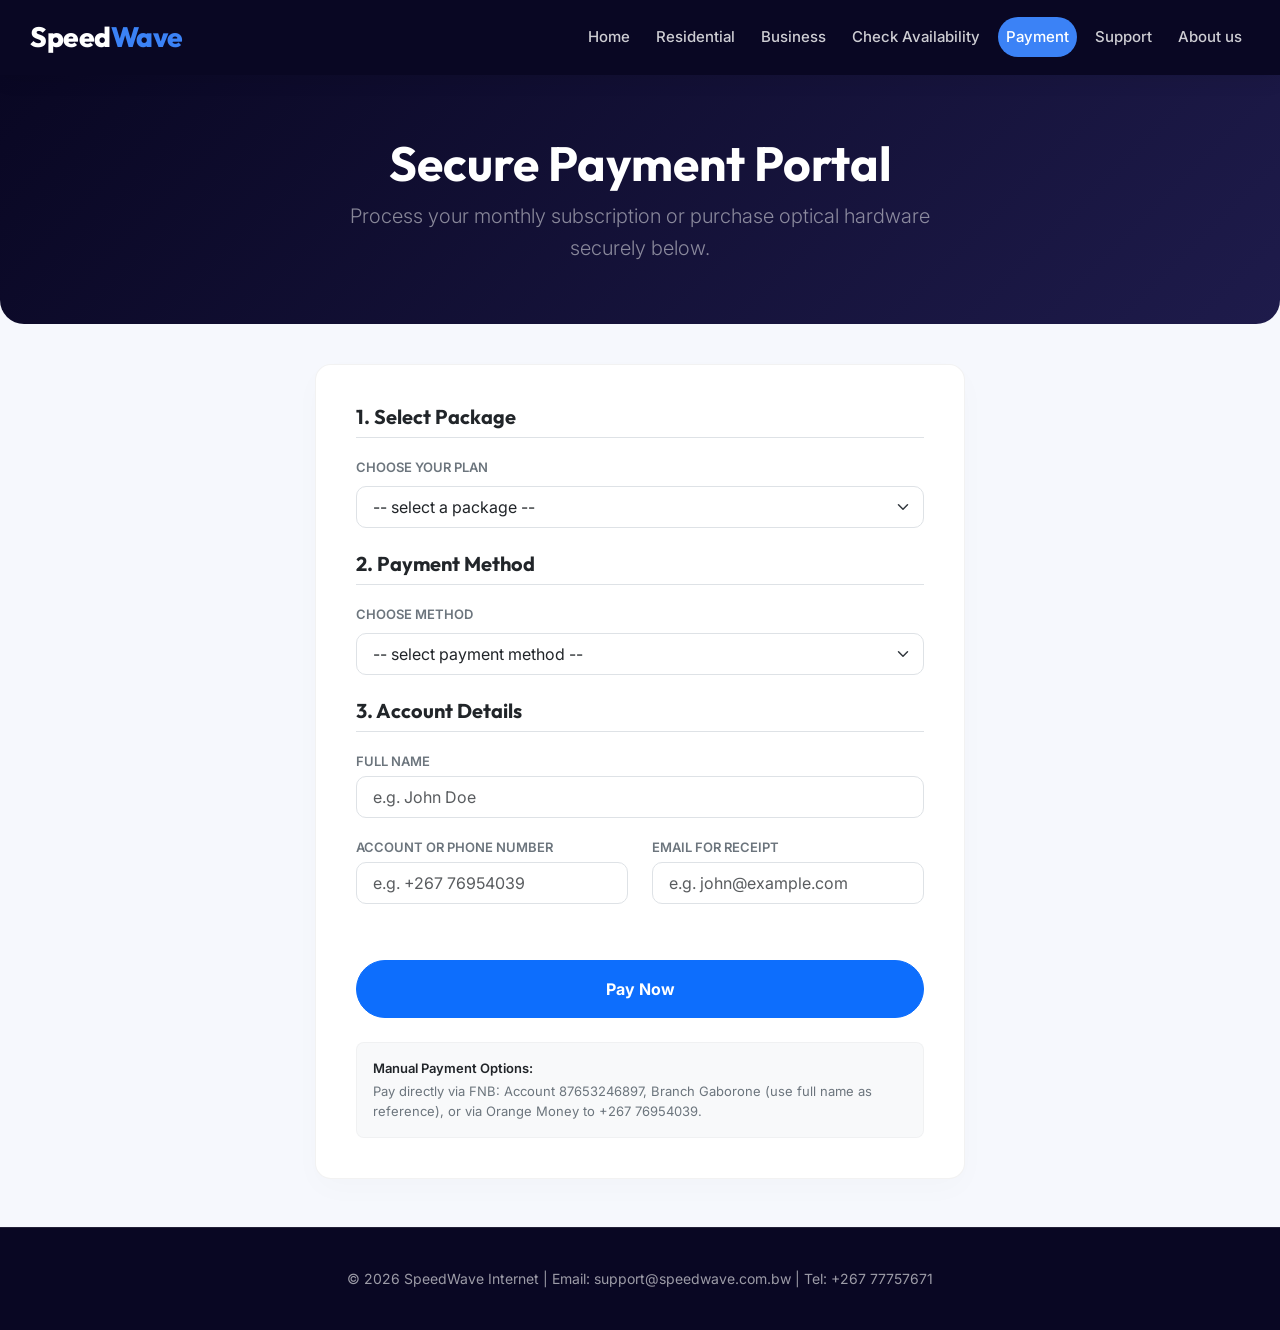
<file: SpeedWave/htmls/payment.html>
<!DOCTYPE html>
<html lang="en">
<head>
    <meta charset="UTF-8">
    <meta name="viewport" content="width=device-width, initial-scale=1.0">
    <title>Payment Portal | SpeedWave Internet</title>
    <link href="https://cdn.jsdelivr.net/npm/bootstrap@5.3.3/dist/css/bootstrap.min.css" rel="stylesheet">
    <link rel="stylesheet" href="../style.css">
    <style>
        .page-header-banner {
            background: linear-gradient(135deg, #090723 0%, #1e1b4b 100%);
            padding: 60px 20px;
            color: white;
            text-align: center;
            border-radius: 0 0 24px 24px;
            margin-bottom: 40px;
        }
        .checkout-container {
            background-color: white;
            padding: 40px;
            border-radius: 16px;
            border: 1px solid rgba(0, 0, 0, 0.05);
            box-shadow: 0 10px 30px rgba(0, 0, 0, 0.02);
            max-width: 650px;
            margin: 0 auto;
        }
    </style>
</head>
<body>
    <header class="top sticky-top navbar navbar-expand-lg navbar-dark" style="background-color: #090723; padding: 15px 30px;">
        <div class="container-fluid p-0">
            <a href="../index.html" class="logo-text">
                Speed<span class="blue">Wave</span>
            </a>
            <button class="navbar-toggler" type="button" data-bs-toggle="collapse" data-bs-target="#mainNavbar" aria-controls="mainNavbar" aria-expanded="false" aria-label="Toggle navigation">
                <span class="navbar-toggler-icon"></span>
            </button>
            <div class="collapse navbar-collapse justify-content-end" id="mainNavbar">
                <ul class="menu navbar-nav ms-auto align-items-center">
                    <li class="nav-item"><a href="../index.html" class="nav-link">Home</a></li>
                    <li class="nav-item"><a href="residential.html" class="nav-link">Residential</a></li>
                    <li class="nav-item"><a href="business.html" class="nav-link">Business</a></li>
                    <li class="nav-item"><a href="check.html" class="nav-link">Check Availability</a></li>
                    <li class="nav-item"><a href="payment.html" class="nav-link active">Payment</a></li>
                    <li class="nav-item"><a href="support.html" class="nav-link">Support</a></li>
                    <li class="nav-item"><a href="about.html" class="nav-link">About us</a></li>
                </ul>
            </div>
        </div>
    </header>

    <div class="page-header-banner">
        <div class="container">
            <h1 class="display-5 fw-bold text-white mb-2">Secure Payment Portal</h1>
            <p class="lead text-white-50" style="max-width: 600px; margin: 0 auto;">Process your monthly subscription or purchase optical hardware securely below.</p>
        </div>
    </div>

    <main class="container mb-5">
        <div class="checkout-container">
            <form id="payment-form" onsubmit="event.preventDefault(); processPayment();">
                <div class="mb-4">
                    <h4 class="h5 fw-bold text-dark mb-3 border-bottom pb-2">1. Select Package</h4>
                    <label class="form-label fw-semibold text-secondary" style="font-size: 13px;">CHOOSE YOUR PLAN</label>
                    <select id="plan-select" name="plan" required class="form-select px-3 py-2" style="border-radius: 10px;">
                        <option value="">-- select a package --</option>
                        <option value="basic">Basic - 100 Mbps - p350/month</option>
                        <option value="popular">Popular - 500 Mbps - p500/month</option>
                        <option value="pro">Pro - 1 Gbps - p750/month</option>
                        <option value="biz300">Business 300 - 300 Mbps - p1200/month</option>
                        <option value="biz1000">Business 1000 - 1 Gbps - p2500/month</option>
                    </select>
                </div>

                <div class="mb-4">
                    <h4 class="h5 fw-bold text-dark mb-3 border-bottom pb-2">2. Payment Method</h4>
                    <label class="form-label fw-semibold text-secondary" style="font-size: 13px;">CHOOSE METHOD</label>
                    <select id="method-select" name="method" required class="form-select px-3 py-2" style="border-radius: 10px;">
                        <option value="">-- select payment method --</option>
                        <option value="card">Card (Visa / Mastercard)</option>
                        <option value="orange">Orange Money</option>
                        <option value="myzaka">Myzaka Mobile Money</option>
                        <option value="bank">Direct Bank EFT</option>
                    </select>
                </div>

                <div class="mb-4">
                    <h4 class="h5 fw-bold text-dark mb-3 border-bottom pb-2">3. Account Details</h4>
                    <div class="mb-3">
                        <label class="form-label fw-semibold text-secondary mb-1" style="font-size: 13px;">FULL NAME</label>
                        <input type="text" class="form-control px-3 py-2" required style="border-radius: 10px;" placeholder="e.g. John Doe">
                    </div>
                    <div class="row">
                        <div class="col-md-6 mb-3">
                            <label class="form-label fw-semibold text-secondary mb-1" style="font-size: 13px;">ACCOUNT OR PHONE NUMBER</label>
                            <input type="tel" class="form-control px-3 py-2" required style="border-radius: 10px;" placeholder="e.g. +267 76954039">
                        </div>
                        <div class="col-md-6 mb-3">
                            <label class="form-label fw-semibold text-secondary mb-1" style="font-size: 13px;">EMAIL FOR RECEIPT</label>
                            <input type="email" class="form-control px-3 py-2" required style="border-radius: 10px;" placeholder="e.g. john@example.com">
                        </div>
                    </div>
                </div>

                <button type="submit" id="pay-btn" class="btn btn-primary w-100 fw-bold py-3 mt-3" style="border-radius: 30px; font-size: 16px;">Pay Now</button>
            </form>

            <div id="payment-receipt" class="d-none alert alert-success mt-4 p-4 text-start" style="border-radius: 12px; border: 1px solid rgba(25, 135, 84, 0.2);">
                <div class="d-flex align-items-center mb-3">
                    <div class="rounded-circle bg-white p-2 d-flex justify-content-center align-items-center me-3" style="width: 40px; height: 40px;">
                        <span class="text-success fw-bold" style="font-size: 20px;">✓</span>
                    </div>
                    <h4 class="h5 fw-bold text-success m-0">Payment Successful!</h4>
                </div>
                <p class="text-dark-50 mb-3" style="font-size: 14px;">Your receipt has been generated and emailed to your address. Thank you for subscribing to SpeedWave!</p>
                <div class="bg-white p-3 rounded-3 shadow-xs border border-light" style="font-size: 13px;">
                    <div class="d-flex justify-content-between mb-1"><strong>Invoice Ref:</strong> <span class="font-monospace">SW-509214</span></div>
                    <div class="d-flex justify-content-between mb-1"><strong>Status:</strong> <span class="badge bg-success">PAID</span></div>
                    <div class="d-flex justify-content-between mb-1"><strong>Date:</strong> <span id="receipt-date">--</span></div>
                    <div class="d-flex justify-content-between"><strong>Transaction Type:</strong> <span id="receipt-method">--</span></div>
                </div>
            </div>

            <div class="mt-4 p-3 bg-light rounded-3 text-secondary" style="font-size: 13px; line-height: 1.5; border: 1px solid rgba(0, 0, 0, 0.03);">
                <p class="mb-1 text-dark fw-semibold">Manual Payment Options:</p>
                <p class="m-0">Pay directly via FNB: Account 87653246897, Branch Gaborone (use full name as reference), or via Orange Money to +267 76954039.</p>
            </div>
        </div>
    </main>

    <footer class="bottom mt-5">
        <div class="container text-center">
            <p class="copyright">&copy; 2026 SpeedWave Internet | Email: support@speedwave.com.bw | Tel: +267 77757671</p>
        </div>
    </footer>

    <script src="https://cdn.jsdelivr.net/npm/bootstrap@5.3.3/dist/js/bootstrap.bundle.min.js"></script>
    <script>
        window.addEventListener('load', () => {
            const urlParams = new URLSearchParams(window.location.search);
            const planParam = urlParams.get('plan');
            if (planParam) {
                const selectElement = document.getElementById('plan-select');
                if (selectElement) {
                    selectElement.value = planParam;
                }
            }
        });

        function processPayment() {
            const btn = document.getElementById('pay-btn');
            const receipt = document.getElementById('payment-receipt');
            const form = document.getElementById('payment-form');
            const methodSelect = document.getElementById('method-select');
            
            btn.disabled = true;
            btn.innerText = 'Authorizing transaction...';
            
            setTimeout(() => {
                form.classList.add('d-none');
                receipt.classList.remove('d-none');
                document.getElementById('receipt-date').innerText = new Date().toLocaleDateString();
                document.getElementById('receipt-method').innerText = methodSelect.options[methodSelect.selectedIndex].text;
            }, 1200);
        }
    </script>
</body>
</html>
</file>
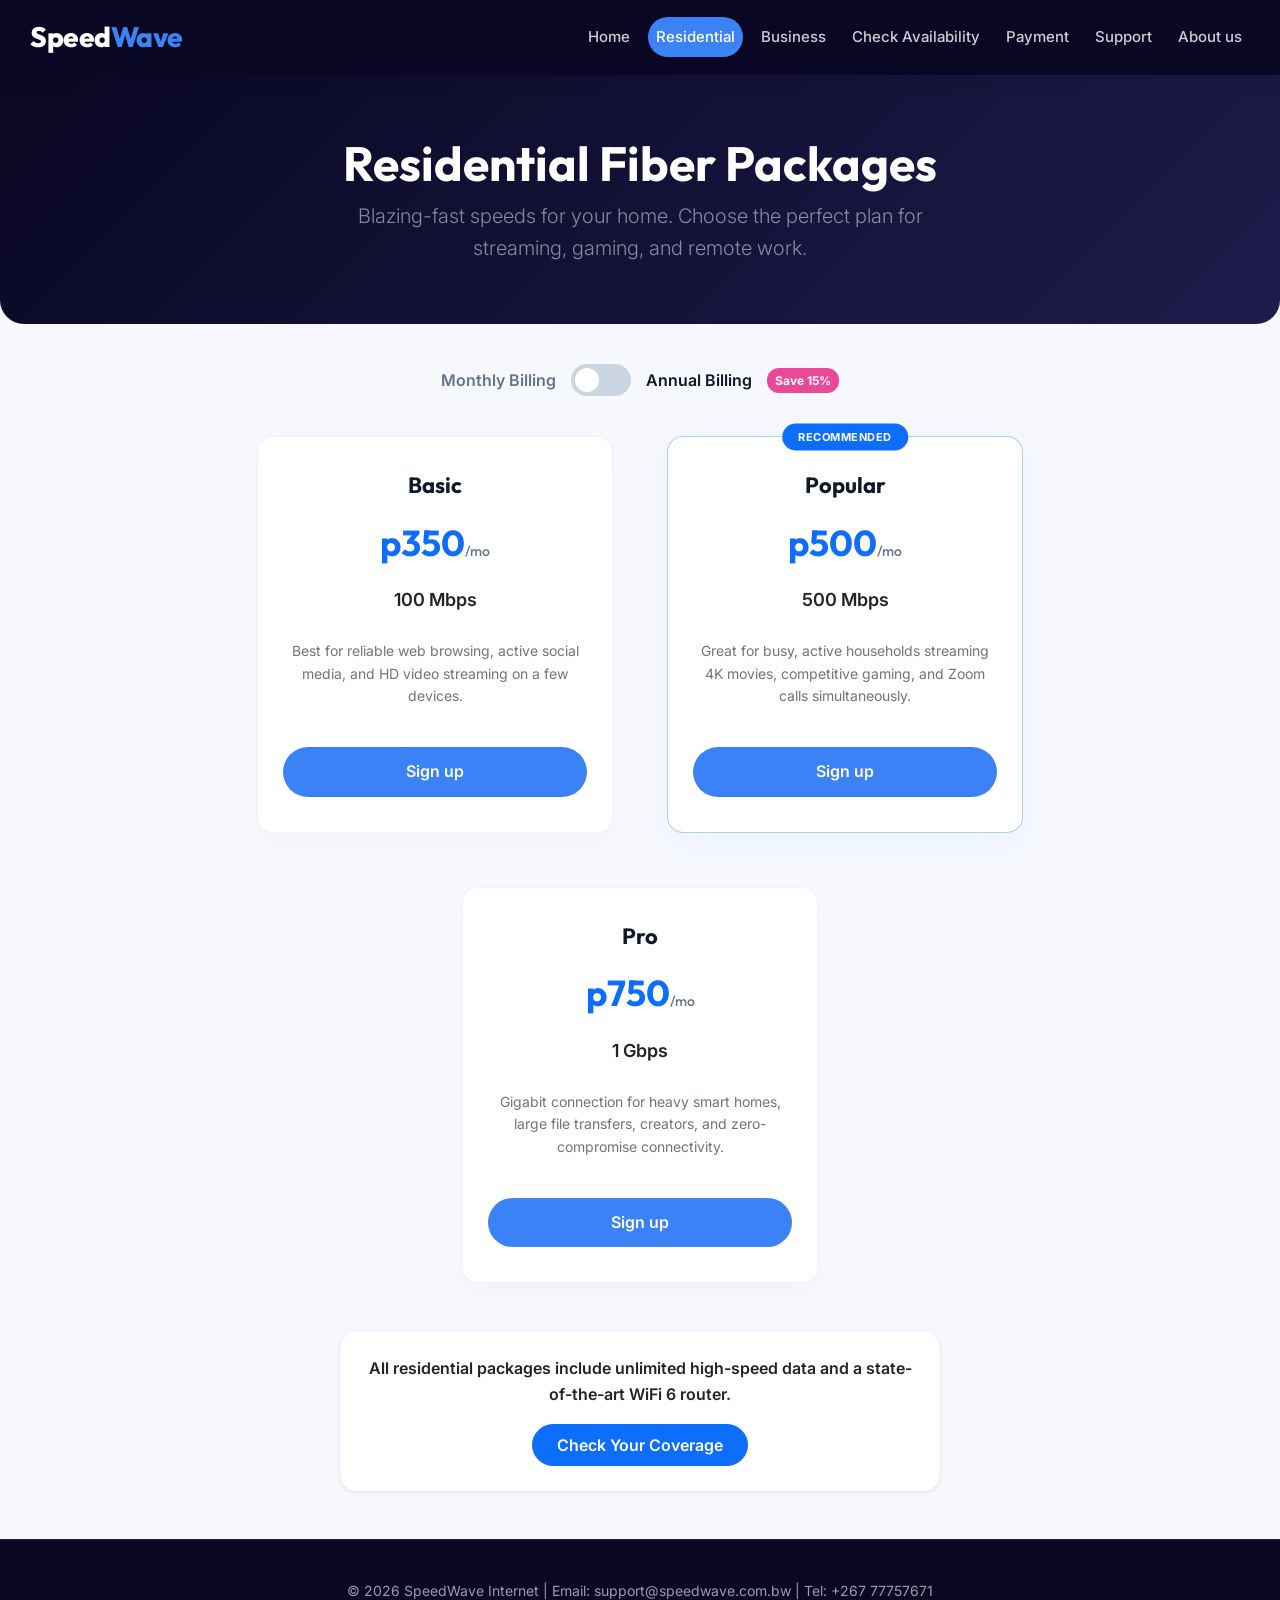
<file: SpeedWave/htmls/residential.html>
<!DOCTYPE html>
<html lang="en">
<head>
    <meta charset="UTF-8">
    <meta name="viewport" content="width=device-width, initial-scale=1.0">
    <title>Residential Fiber | SpeedWave Internet</title>
    <link href="https://cdn.jsdelivr.net/npm/bootstrap@5.3.3/dist/css/bootstrap.min.css" rel="stylesheet">
    <link rel="stylesheet" href="../style.css">
    <style>
        .page-header-banner {
            background: linear-gradient(135deg, #090723 0%, #1e1b4b 100%);
            padding: 60px 20px;
            color: white;
            text-align: center;
            border-radius: 0 0 24px 24px;
            margin-bottom: 40px;
        }
        .toggle-switch-wrapper {
            display: flex;
            align-items: center;
            justify-content: center;
            gap: 15px;
            margin-bottom: 40px;
        }
        .toggle-switch {
            position: relative;
            display: inline-block;
            width: 60px;
            height: 32px;
        }
        .toggle-switch input {
            opacity: 0;
            width: 0;
            height: 0;
        }
        .slider {
            position: absolute;
            cursor: pointer;
            top: 0;
            left: 0;
            right: 0;
            bottom: 0;
            background-color: #cbd5e1;
            transition: .3s;
            border-radius: 34px;
        }
        .slider:before {
            position: absolute;
            content: "";
            height: 24px;
            width: 24px;
            left: 4px;
            bottom: 4px;
            background-color: white;
            transition: .3s;
            border-radius: 50%;
        }
        input:checked + .slider {
            background-color: #3b82f6;
        }
        input:checked + .slider:before {
            transform: translateX(28px);
        }
        .discount-badge {
            background-color: #ec4899;
            color: white;
            font-size: 12px;
            padding: 3px 8px;
            border-radius: 12px;
            font-weight: 700;
        }
    </style>
</head>
<body>
    <header class="top sticky-top navbar navbar-expand-lg navbar-dark" style="background-color: #090723; padding: 15px 30px;">
        <div class="container-fluid p-0">
            <a href="../index.html" class="logo-text">
                Speed<span class="blue">Wave</span>
            </a>
            <button class="navbar-toggler" type="button" data-bs-toggle="collapse" data-bs-target="#mainNavbar" aria-controls="mainNavbar" aria-expanded="false" aria-label="Toggle navigation">
                <span class="navbar-toggler-icon"></span>
            </button>
            <div class="collapse navbar-collapse justify-content-end" id="mainNavbar">
                <ul class="menu navbar-nav ms-auto align-items-center">
                    <li class="nav-item"><a href="../index.html" class="nav-link">Home</a></li>
                    <li class="nav-item"><a href="residential.html" class="nav-link active">Residential</a></li>
                    <li class="nav-item"><a href="business.html" class="nav-link">Business</a></li>
                    <li class="nav-item"><a href="check.html" class="nav-link">Check Availability</a></li>
                    <li class="nav-item"><a href="payment.html" class="nav-link">Payment</a></li>
                    <li class="nav-item"><a href="support.html" class="nav-link">Support</a></li>
                    <li class="nav-item"><a href="about.html" class="nav-link">About us</a></li>
                </ul>
            </div>
        </div>
    </header>

    <div class="page-header-banner">
        <div class="container">
            <h1 class="display-5 fw-bold text-white mb-2">Residential Fiber Packages</h1>
            <p class="lead text-white-50" style="max-width: 600px; margin: 0 auto;">Blazing-fast speeds for your home. Choose the perfect plan for streaming, gaming, and remote work.</p>
        </div>
    </div>

    <main class="container">
        <div class="toggle-switch-wrapper">
            <span class="fw-semibold" style="color: #64748b;">Monthly Billing</span>
            <label class="toggle-switch">
                <input type="checkbox" id="billing-cycle-toggle">
                <span class="slider"></span>
            </label>
            <span class="fw-semibold" style="color: #0f172a;">Annual Billing</span>
            <span class="discount-badge">Save 15%</span>
        </div>

        <div class="packages row justify-content-center g-4 p-0 mb-5">
            <div class="col-md-4 d-flex justify-content-center">
                <div class="package card w-100">
                    <div>
                        <h3>Basic</h3>
                        <div class="price text-primary fw-bold" id="price-basic" style="font-size: 36px; font-family: 'Outfit', sans-serif;">p350<span style="font-size: 14px; font-weight: 500; color: #64748b;">/mo</span></div>
                        <p class="fw-semibold text-dark mt-2" style="font-size: 18px;">100 Mbps</p>
                        <p class="text-secondary" style="font-size: 14px;">Best for reliable web browsing, active social media, and HD video streaming on a few devices.</p>
                    </div>
                    <a href="payment.html?plan=basic" class="sign-up-button">Sign up</a>
                </div>
            </div>
            
            <div class="col-md-4 d-flex justify-content-center">
                <div class="package card w-100" style="border-color: rgba(59, 130, 246, 0.4); position: relative; box-shadow: 0 10px 30px rgba(59, 130, 246, 0.05);">
                    <div class="position-absolute top-0 start-50 translate-middle badge rounded-pill bg-primary px-3 py-2" style="font-size: 11px; letter-spacing: 0.5px;">RECOMMENDED</div>
                    <div>
                        <h3>Popular</h3>
                        <div class="price text-primary fw-bold" id="price-popular" style="font-size: 36px; font-family: 'Outfit', sans-serif;">p500<span style="font-size: 14px; font-weight: 500; color: #64748b;">/mo</span></div>
                        <p class="fw-semibold text-dark mt-2" style="font-size: 18px;">500 Mbps</p>
                        <p class="text-secondary" style="font-size: 14px;">Great for busy, active households streaming 4K movies, competitive gaming, and Zoom calls simultaneously.</p>
                    </div>
                    <a href="payment.html?plan=popular" class="sign-up-button">Sign up</a>
                </div>
            </div>

            <div class="col-md-4 d-flex justify-content-center">
                <div class="package card w-100">
                    <div>
                        <h3>Pro</h3>
                        <div class="price text-primary fw-bold" id="price-pro" style="font-size: 36px; font-family: 'Outfit', sans-serif;">p750<span style="font-size: 14px; font-weight: 500; color: #64748b;">/mo</span></div>
                        <p class="fw-semibold text-dark mt-2" style="font-size: 18px;">1 Gbps</p>
                        <p class="text-secondary" style="font-size: 14px;">Gigabit connection for heavy smart homes, large file transfers, creators, and zero-compromise connectivity.</p>
                    </div>
                    <a href="payment.html?plan=pro" class="sign-up-button">Sign up</a>
                </div>
            </div>
        </div>

        <div class="text-center bg-white p-4 rounded-4 shadow-sm border border-light mb-5" style="max-width: 600px; margin: 0 auto;">
            <p class="mb-3 fw-semibold text-dark">All residential packages include unlimited high-speed data and a state-of-the-art WiFi 6 router.</p>
            <a href="check.html" class="btn btn-primary px-4 py-2" style="border-radius: 30px; font-weight: 600;">Check Your Coverage</a>
        </div>
    </main>

    <footer class="bottom mt-5">
        <div class="container text-center">
            <p class="copyright">&copy; 2026 SpeedWave Internet | Email: support@speedwave.com.bw | Tel: +267 77757671</p>
        </div>
    </footer>

    <script src="https://cdn.jsdelivr.net/npm/bootstrap@5.3.3/dist/js/bootstrap.bundle.min.js"></script>
    <script>
        document.getElementById('billing-cycle-toggle').addEventListener('change', function() {
            const isAnnual = this.checked;
            const priceBasic = document.getElementById('price-basic');
            const pricePopular = document.getElementById('price-popular');
            const pricePro = document.getElementById('price-pro');
            
            if (isAnnual) {
                priceBasic.innerHTML = 'p295<span style="font-size: 14px; font-weight: 500; color: #64748b;">/mo</span> <small style="display:block; font-size:11px; color:#22c55e;">billed annually</small>';
                pricePopular.innerHTML = 'p425<span style="font-size: 14px; font-weight: 500; color: #64748b;">/mo</span> <small style="display:block; font-size:11px; color:#22c55e;">billed annually</small>';
                pricePro.innerHTML = 'p635<span style="font-size: 14px; font-weight: 500; color: #64748b;">/mo</span> <small style="display:block; font-size:11px; color:#22c55e;">billed annually</small>';
            } else {
                priceBasic.innerHTML = 'p350<span style="font-size: 14px; font-weight: 500; color: #64748b;">/mo</span>';
                pricePopular.innerHTML = 'p500<span style="font-size: 14px; font-weight: 500; color: #64748b;">/mo</span>';
                pricePro.innerHTML = 'p750<span style="font-size: 14px; font-weight: 500; color: #64748b;">/mo</span>';
            }
        });
    </script>
</body>
</html>
</file>
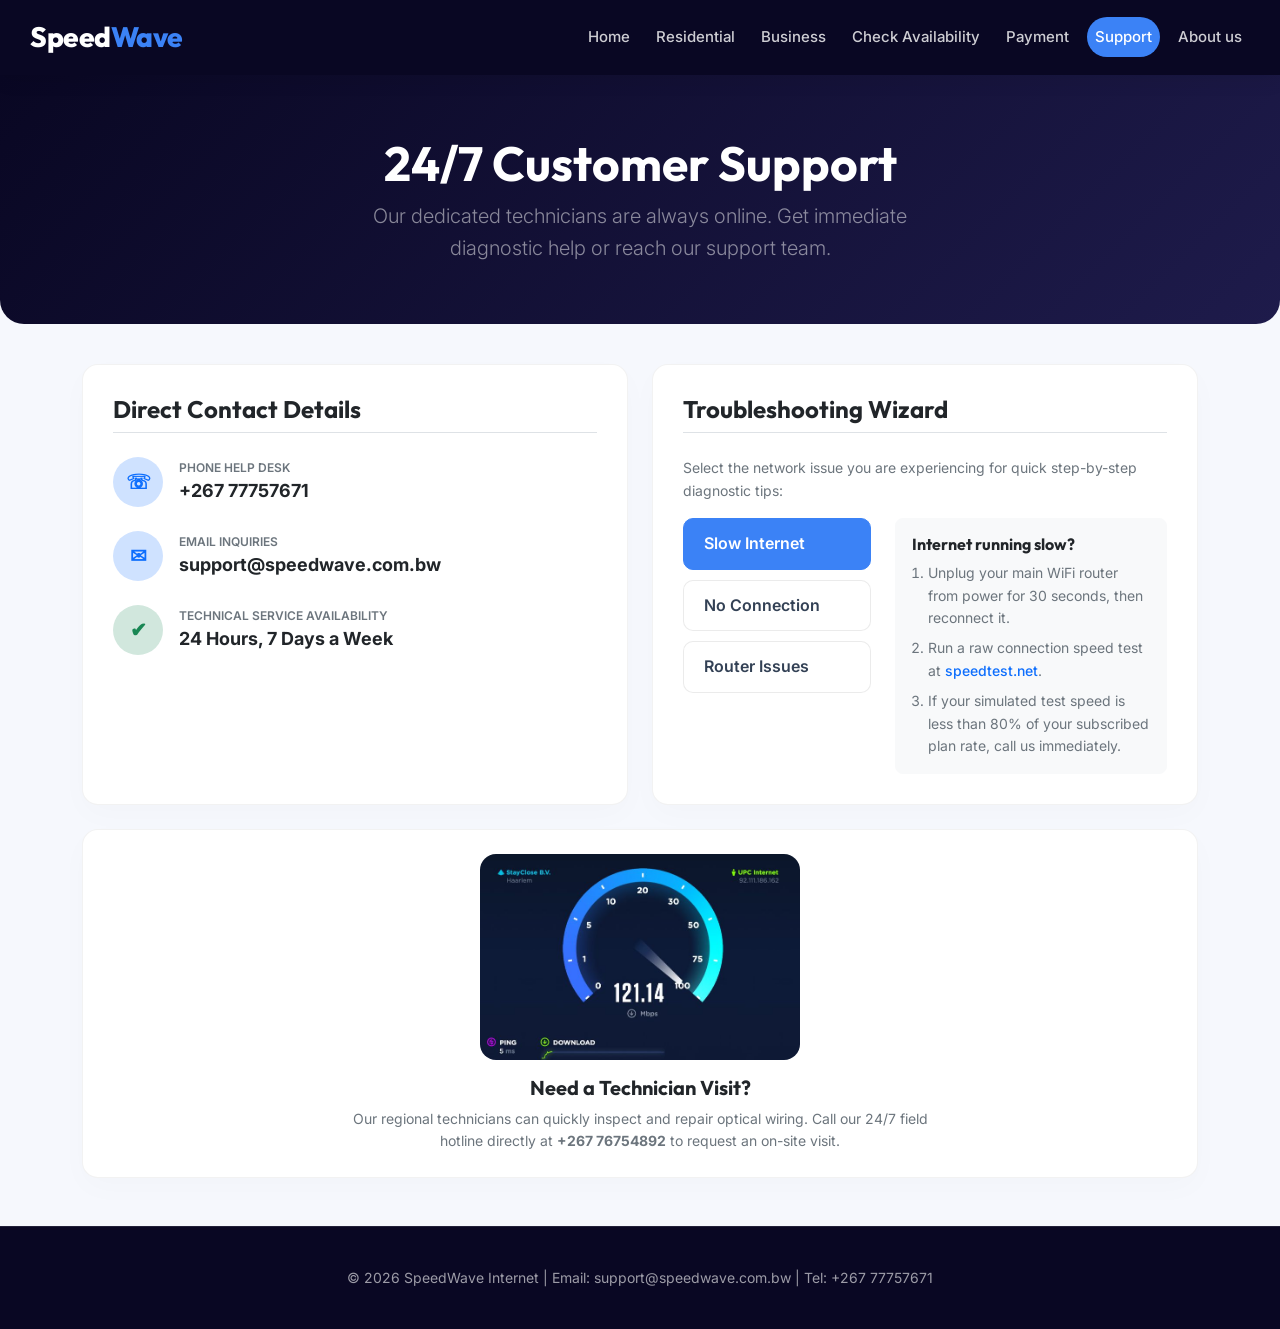
<file: SpeedWave/htmls/support.html>
<!DOCTYPE html>
<html lang="en">
<head>
    <meta charset="UTF-8">
    <meta name="viewport" content="width=device-width, initial-scale=1.0">
    <title>Customer Support | SpeedWave Internet</title>
    <link href="https://cdn.jsdelivr.net/npm/bootstrap@5.3.3/dist/css/bootstrap.min.css" rel="stylesheet">
    <link rel="stylesheet" href="../style.css">
    <style>
        .page-header-banner {
            background: linear-gradient(135deg, #090723 0%, #1e1b4b 100%);
            padding: 60px 20px;
            color: white;
            text-align: center;
            border-radius: 0 0 24px 24px;
            margin-bottom: 40px;
        }
        .support-card {
            background-color: white;
            padding: 30px;
            border-radius: 16px;
            border: 1px solid rgba(0, 0, 0, 0.05);
            box-shadow: 0 10px 30px rgba(0, 0, 0, 0.02);
            height: 100%;
        }
        .wizard-btn {
            text-align: left;
            width: 100%;
            padding: 12px 20px;
            border-radius: 10px;
            border: 1px solid rgba(0, 0, 0, 0.08);
            background-color: white;
            font-weight: 600;
            color: #334155;
            transition: all 0.2s ease;
            margin-bottom: 10px;
        }
        .wizard-btn:hover, .wizard-btn.active {
            background-color: #3b82f6;
            color: white;
            border-color: #3b82f6;
        }
    </style>
</head>
<body>
    <header class="top sticky-top navbar navbar-expand-lg navbar-dark" style="background-color: #090723; padding: 15px 30px;">
        <div class="container-fluid p-0">
            <a href="../index.html" class="logo-text">
                Speed<span class="blue">Wave</span>
            </a>
            <button class="navbar-toggler" type="button" data-bs-toggle="collapse" data-bs-target="#mainNavbar" aria-controls="mainNavbar" aria-expanded="false" aria-label="Toggle navigation">
                <span class="navbar-toggler-icon"></span>
            </button>
            <div class="collapse navbar-collapse justify-content-end" id="mainNavbar">
                <ul class="menu navbar-nav ms-auto align-items-center">
                    <li class="nav-item"><a href="../index.html" class="nav-link">Home</a></li>
                    <li class="nav-item"><a href="residential.html" class="nav-link">Residential</a></li>
                    <li class="nav-item"><a href="business.html" class="nav-link">Business</a></li>
                    <li class="nav-item"><a href="check.html" class="nav-link">Check Availability</a></li>
                    <li class="nav-item"><a href="payment.html" class="nav-link">Payment</a></li>
                    <li class="nav-item"><a href="support.html" class="nav-link active">Support</a></li>
                    <li class="nav-item"><a href="about.html" class="nav-link">About us</a></li>
                </ul>
            </div>
        </div>
    </header>

    <div class="page-header-banner">
        <div class="container">
            <h1 class="display-5 fw-bold text-white mb-2">24/7 Customer Support</h1>
            <p class="lead text-white-50" style="max-width: 600px; margin: 0 auto;">Our dedicated technicians are always online. Get immediate diagnostic help or reach our support team.</p>
        </div>
    </div>

    <main class="container mb-5">
        <div class="row g-4">
            <div class="col-lg-6">
                <div class="support-card">
                    <h3 class="h4 fw-bold text-dark mb-4 border-bottom pb-2">Direct Contact Details</h3>
                    
                    <div class="d-flex align-items-center mb-4">
                        <div class="rounded-circle bg-primary-subtle p-3 text-primary d-flex justify-content-center align-items-center me-3" style="width: 50px; height: 50px;">
                            <span style="font-size: 20px; font-weight: bold;">☏</span>
                        </div>
                        <div>
                            <span class="text-secondary fw-semibold" style="font-size: 12px; display: block;">PHONE HELP DESK</span>
                            <span class="text-dark fw-bold" style="font-size: 18px;">+267 77757671</span>
                        </div>
                    </div>

                    <div class="d-flex align-items-center mb-4">
                        <div class="rounded-circle bg-primary-subtle p-3 text-primary d-flex justify-content-center align-items-center me-3" style="width: 50px; height: 50px;">
                            <span style="font-size: 20px; font-weight: bold;">✉</span>
                        </div>
                        <div>
                            <span class="text-secondary fw-semibold" style="font-size: 12px; display: block;">EMAIL INQUIRIES</span>
                            <span class="text-dark fw-bold" style="font-size: 18px;">support@speedwave.com.bw</span>
                        </div>
                    </div>

                    <div class="d-flex align-items-center mb-4">
                        <div class="rounded-circle bg-success-subtle p-3 text-success d-flex justify-content-center align-items-center me-3" style="width: 50px; height: 50px;">
                            <span style="font-size: 20px; font-weight: bold;">✔</span>
                        </div>
                        <div>
                            <span class="text-secondary fw-semibold" style="font-size: 12px; display: block;">TECHNICAL SERVICE AVAILABILITY</span>
                            <span class="text-dark fw-bold" style="font-size: 18px;">24 Hours, 7 Days a Week</span>
                        </div>
                    </div>
                </div>
            </div>

            <div class="col-lg-6">
                <div class="support-card">
                    <h3 class="h4 fw-bold text-dark mb-4 border-bottom pb-2">Troubleshooting Wizard</h3>
                    <p class="text-secondary mb-3" style="font-size: 14px;">Select the network issue you are experiencing for quick step-by-step diagnostic tips:</p>
                    
                    <div class="row">
                        <div class="col-sm-5">
                            <button class="wizard-btn active" id="btn-slow" onclick="switchWizard('slow')">Slow Internet</button>
                            <button class="wizard-btn" id="btn-no-conn" onclick="switchWizard('no-conn')">No Connection</button>
                            <button class="wizard-btn" id="btn-router" onclick="switchWizard('router')">Router Issues</button>
                        </div>
                        <div class="col-sm-7">
                            <div class="p-3 bg-light rounded-3 border border-light" id="wizard-steps-box" style="font-size: 14px;">
                                <h4 class="h6 fw-bold text-dark mb-2" id="wizard-title">Internet running slow?</h4>
                                <ol class="ps-3 text-secondary mb-0" id="wizard-list">
                                    <li class="mb-2">Unplug your main WiFi router from power for 30 seconds, then reconnect it.</li>
                                    <li class="mb-2">Run a raw connection speed test at <a href="https://www.speedtest.net" target="_blank" class="text-primary fw-medium text-decoration-none">speedtest.net</a>.</li>
                                    <li>If your simulated test speed is less than 80% of your subscribed plan rate, call us immediately.</li>
                                </ol>
                            </div>
                        </div>
                    </div>
                </div>
            </div>
        </div>

        <div class="row mt-4">
            <div class="col-12">
                <div class="support-card text-center py-4">
                    <img src="../images/Speedtest_net Artık Adobe Flash Yerine HTML5 Kullanacak - Webmasto.jpg" alt="speedwave customer support" class="img-fluid rounded-4 mb-3 shadow-xs" style="max-width: 320px;">
                    <h4 class="h5 fw-bold text-dark mb-2">Need a Technician Visit?</h4>
                    <p class="text-secondary mb-0" style="max-width: 600px; margin: 0 auto; font-size: 14px;">Our regional technicians can quickly inspect and repair optical wiring. Call our 24/7 field hotline directly at <strong>+267 76754892</strong> to request an on-site visit.</p>
                </div>
            </div>
        </div>
    </main>

    <footer class="bottom mt-5">
        <div class="container text-center">
            <p class="copyright">&copy; 2026 SpeedWave Internet | Email: support@speedwave.com.bw | Tel: +267 77757671</p>
        </div>
    </footer>

    <script src="https://cdn.jsdelivr.net/npm/bootstrap@5.3.3/dist/js/bootstrap.bundle.min.js"></script>
    <script>
        function switchWizard(type) {
            document.querySelectorAll('.wizard-btn').forEach(btn => btn.classList.remove('active'));
            
            const title = document.getElementById('wizard-title');
            const list = document.getElementById('wizard-list');
            
            if (type === 'slow') {
                document.getElementById('btn-slow').classList.add('active');
                title.innerText = 'Internet running slow?';
                list.innerHTML = `
                    <li class="mb-2">Unplug your main WiFi router from power for 30 seconds, then reconnect it.</li>
                    <li class="mb-2">Run a raw connection speed test at <a href="https://www.speedtest.net" target="_blank" class="text-primary fw-medium text-decoration-none">speedtest.net</a>.</li>
                    <li>If your simulated test speed is less than 80% of your subscribed plan rate, call us immediately.</li>
                `;
            } else if (type === 'no-conn') {
                document.getElementById('btn-no-conn').classList.add('active');
                title.innerText = 'No internet connection?';
                list.innerHTML = `
                    <li class="mb-2">Check that the fiber patch cord (yellow cable) is securely plugged into both the wall terminal and the WAN port on your router.</li>
                    <li class="mb-2">Verify if other devices in your home are experiencing the same disconnect.</li>
                    <li>If the PON or Broadband indicator LED is flashing red, call our direct helpline for diagnostic checking.</li>
                `;
            } else if (type === 'router') {
                document.getElementById('btn-router').classList.add('active');
                title.innerText = 'Router Issues?';
                list.innerHTML = `
                    <li class="mb-2">Ensure the power socket is fully switched on and checking if the power light status matches.</li>
                    <li class="mb-2">Press the physical WiFi toggle switch on the side of the router if your wireless network is not showing up.</li>
                    <li>For factory resetting, press and hold the tiny 'Reset' pinhole with a paperclip for 10 seconds.</li>
                `;
            }
        }
    </script>
</body>
</html>
</file>
<file: SpeedWave/style.css>
@import url('https://fonts.googleapis.com/css2?family=Inter:wght@300;400;500;600;700&family=Outfit:wght@400;500;600;700;800&display=swap');

body {
    margin: 0;
    font-family: 'Inter', sans-serif;
    background-color: #f6f8fd;
    color: #1e293b;
    line-height: 1.6;
}

h1, h2, h3, h4, h5, h6 {
    font-family: 'Outfit', sans-serif;
    font-weight: 700;
    color: #0f172a;
}

.top {
    background-color: #090723;
    padding: 15px 30px;
    display: flex;
    align-items: center;
    justify-content: space-between;
    box-shadow: 0 4px 20px rgba(0, 0, 0, 0.08);
}

.logo-text {
    font-family: 'Outfit', sans-serif;
    font-size: 28px;
    font-weight: 800;
    color: #ffffff;
    text-decoration: none;
    letter-spacing: -0.5px;
    transition: transform 0.2s;
}

.logo-text:hover {
    transform: scale(1.02);
}

.logo-text .blue {
    color: #3b82f6;
}

.menu {
    list-style: none;
    display: flex;
    gap: 10px;
    margin: 0;
    padding: 0;
}

.menu li a {
    color: rgba(255, 255, 255, 0.8);
    padding: 8px 16px;
    text-decoration: none;
    font-weight: 500;
    font-size: 15px;
    border-radius: 20px;
    transition: all 0.2s ease;
}

.menu li a:hover {
    background-color: rgba(255, 255, 255, 0.1);
    color: #ffffff;
}

.menu li a.active {
    background-color: #3b82f6;
    color: #ffffff;
}

.showcase-section {
    display: flex;
    flex-direction: column;
    align-items: center;
    text-align: center;
    padding: 80px 20px;
    background: linear-gradient(135deg, #090723 0%, #1e1b4b 100%);
    color: #ffffff;
    border-radius: 0 0 40px 40px;
    box-shadow: 0 10px 30px rgba(9, 7, 35, 0.15);
}

.showcase-section h1 {
    font-size: 48px;
    font-weight: 800;
    color: #ffffff;
    max-width: 800px;
    margin-bottom: 20px;
    line-height: 1.2;
}

.showcase-section p {
    font-size: 18px;
    color: #cbd5e1;
    max-width: 600px;
    margin-bottom: 30px;
}

.showcase-image {
    max-width: 100%;
    height: auto;
    border-radius: 20px;
    box-shadow: 0 20px 40px rgba(0, 0, 0, 0.3);
    transition: transform 0.3s ease;
}

.showcase-image:hover {
    transform: translateY(-5px);
}

.pricing {
    display: flex;
    gap: 30px;
    justify-content: center;
    padding: 60px 20px;
    flex-wrap: wrap;
}

.card {
    background-color: #ffffff;
    padding: 40px 30px;
    border-radius: 16px;
    border: 1px solid rgba(0, 0, 0, 0.05);
    width: 280px;
    text-align: center;
    box-shadow: 0 10px 30px rgba(0, 0, 0, 0.02);
    transition: all 0.3s ease;
}

.card:hover {
    transform: translateY(-8px);
    box-shadow: 0 20px 45px rgba(59, 130, 246, 0.08);
    border-color: rgba(59, 130, 246, 0.15);
}

.card h3 {
    font-size: 22px;
    color: #0f172a;
    margin-bottom: 15px;
}

.card p {
    font-size: 16px;
    color: #64748b;
    margin-bottom: 25px;
}

.card .price {
    font-size: 32px;
    font-weight: 800;
    color: #3b82f6;
    font-family: 'Outfit', sans-serif;
    margin-bottom: 15px;
}

.pricing-btn {
    width: 100%;
    padding: 12px 24px;
    border: none;
    border-radius: 30px;
    font-weight: 600;
    transition: all 0.2s ease;
}

.pricing-btn-primary {
    background-color: #3b82f6;
    color: #ffffff;
}

.pricing-btn-primary:hover {
    background-color: #2563eb;
    box-shadow: 0 4px 12px rgba(59, 130, 246, 0.3);
}

.pricing-btn-outline {
    background-color: transparent;
    color: #3b82f6;
    border: 2px solid #3b82f6;
}

.pricing-btn-outline:hover {
    background-color: #3b82f6;
    color: #ffffff;
}

.why {
    background-color: #ffffff;
    padding: 60px 40px;
    border-radius: 24px;
    margin: 40px auto;
    max-width: 900px;
    box-shadow: 0 10px 30px rgba(0, 0, 0, 0.02);
    border: 1px solid rgba(0, 0, 0, 0.04);
}

.why h2 {
    text-align: center;
    font-size: 32px;
    margin-bottom: 30px;
    color: #0f172a;
}

.why ul {
    list-style: none;
    padding: 0;
    margin: 0 auto 30px auto;
    max-width: 600px;
}

.why ul li {
    position: relative;
    padding-left: 30px;
    margin-bottom: 15px;
    font-size: 16px;
    color: #334155;
}

.why ul li::before {
    content: "✓";
    position: absolute;
    left: 0;
    color: #10b981;
    font-weight: bold;
    font-size: 18px;
}

.why p {
    text-align: center;
    font-size: 16px;
    color: #64748b;
    font-weight: 500;
}

.packages {
    display: flex;
    gap: 30px;
    justify-content: center;
    flex-wrap: wrap;
    padding: 40px 20px;
}

.package.card {
    padding: 35px 25px;
    border-radius: 16px;
    width: 320px;
    box-sizing: border-box;
    display: flex;
    flex-direction: column;
    justify-content: space-between;
    min-height: 380px;
}

.sign-up-button {
    display: inline-block;
    padding: 12px 24px;
    background-color: #3b82f6;
    color: white;
    text-decoration: none;
    font-weight: 600;
    border-radius: 30px;
    text-align: center;
    transition: all 0.2s;
    margin-top: 15px;
}

.sign-up-button:hover {
    background-color: #2563eb;
    color: white;
    box-shadow: 0 4px 12px rgba(59, 130, 246, 0.3);
}

.business {
    display: flex;
    flex-direction: column;
    padding: 60px 20px;
    max-width: 1200px;
    margin: 0 auto;
    align-items: center;
}

.business-cards-container {
    display: flex;
    flex-wrap: wrap;
    justify-content: center;
    gap: 30px;
    margin-top: 40px;
    width: 100%;
}

.business .card {
    padding: 40px;
    border-radius: 16px;
    width: 450px;
    box-sizing: border-box;
    text-align: left;
}

.support-layout {
    display: flex;
    gap: 50px;
    align-items: flex-start;
    margin-top: 40px;
}

.support-content {
    flex: 3;
}

.support-image {
    flex: 2;
    background-color: #ffffff;
    padding: 24px;
    border-radius: 16px;
    box-shadow: 0 10px 30px rgba(0, 0, 0, 0.02);
    border: 1px solid rgba(0, 0, 0, 0.04);
    text-align: center;
}

.support-image img {
    width: 100%;
    height: auto;
    border-radius: 12px;
    margin-bottom: 20px;
}

@media(max-width: 768px) {
    .support-layout {
        flex-direction: column;
    }
    .support-content, .support-image {
        width: 100%;
    }
}

.bottom {
    background-color: #090723;
    padding: 40px 20px;
    text-align: center;
    color: rgba(255, 255, 255, 0.6);
    border-top: 1px solid rgba(255, 255, 255, 0.1);
}

.copyright {
    color: rgba(255, 255, 255, 0.6);
    font-size: 14px;
    margin: 0;
}

.copyright a {
    color: #3b82f6;
    text-decoration: none;
}

.copyright a:hover {
    text-decoration: underline;
}
</file>
<file: style.css>
@import url('https://fonts.googleapis.com/css2?family=Inter:wght@300;400;500;600;700&family=Outfit:wght@400;500;600;700;800&display=swap');

body {
    margin: 0;
    font-family: 'Inter', sans-serif;
    background-color: #f6f8fd;
    color: #1e293b;
    line-height: 1.6;
}

h1, h2, h3, h4, h5, h6 {
    font-family: 'Outfit', sans-serif;
    font-weight: 700;
    color: #0f172a;
}

.top {
    background-color: #090723;
    padding: 15px 30px;
    display: flex;
    align-items: center;
    justify-content: space-between;
    box-shadow: 0 4px 20px rgba(0, 0, 0, 0.08);
}

.logo-text {
    font-family: 'Outfit', sans-serif;
    font-size: 28px;
    font-weight: 800;
    color: #ffffff;
    text-decoration: none;
    letter-spacing: -0.5px;
    transition: transform 0.2s;
}

.logo-text:hover {
    transform: scale(1.02);
}

.logo-text .blue {
    color: #3b82f6;
}

.menu {
    list-style: none;
    display: flex;
    gap: 10px;
    margin: 0;
    padding: 0;
}

.menu li a {
    color: rgba(255, 255, 255, 0.8);
    padding: 8px 16px;
    text-decoration: none;
    font-weight: 500;
    font-size: 15px;
    border-radius: 20px;
    transition: all 0.2s ease;
}

.menu li a:hover {
    background-color: rgba(255, 255, 255, 0.1);
    color: #ffffff;
}

.menu li a.active {
    background-color: #3b82f6;
    color: #ffffff;
}

.showcase-section {
    display: flex;
    flex-direction: column;
    align-items: center;
    text-align: center;
    padding: 80px 20px;
    background: linear-gradient(135deg, #090723 0%, #1e1b4b 100%);
    color: #ffffff;
    border-radius: 0 0 40px 40px;
    box-shadow: 0 10px 30px rgba(9, 7, 35, 0.15);
}

.showcase-section h1 {
    font-size: 48px;
    font-weight: 800;
    color: #ffffff;
    max-width: 800px;
    margin-bottom: 20px;
    line-height: 1.2;
}

.showcase-section p {
    font-size: 18px;
    color: #cbd5e1;
    max-width: 600px;
    margin-bottom: 30px;
}

.showcase-image {
    max-width: 100%;
    height: auto;
    border-radius: 20px;
    box-shadow: 0 20px 40px rgba(0, 0, 0, 0.3);
    transition: transform 0.3s ease;
}

.showcase-image:hover {
    transform: translateY(-5px);
}

.pricing {
    display: flex;
    gap: 30px;
    justify-content: center;
    padding: 60px 20px;
    flex-wrap: wrap;
}

.card {
    background-color: #ffffff;
    padding: 40px 30px;
    border-radius: 16px;
    border: 1px solid rgba(0, 0, 0, 0.05);
    width: 280px;
    text-align: center;
    box-shadow: 0 10px 30px rgba(0, 0, 0, 0.02);
    transition: all 0.3s ease;
}

.card:hover {
    transform: translateY(-8px);
    box-shadow: 0 20px 45px rgba(59, 130, 246, 0.08);
    border-color: rgba(59, 130, 246, 0.15);
}

.card h3 {
    font-size: 22px;
    color: #0f172a;
    margin-bottom: 15px;
}

.card p {
    font-size: 16px;
    color: #64748b;
    margin-bottom: 25px;
}

.card .price {
    font-size: 32px;
    font-weight: 800;
    color: #3b82f6;
    font-family: 'Outfit', sans-serif;
    margin-bottom: 15px;
}

.pricing-btn {
    width: 100%;
    padding: 12px 24px;
    border: none;
    border-radius: 30px;
    font-weight: 600;
    transition: all 0.2s ease;
}

.pricing-btn-primary {
    background-color: #3b82f6;
    color: #ffffff;
}

.pricing-btn-primary:hover {
    background-color: #2563eb;
    box-shadow: 0 4px 12px rgba(59, 130, 246, 0.3);
}

.pricing-btn-outline {
    background-color: transparent;
    color: #3b82f6;
    border: 2px solid #3b82f6;
}

.pricing-btn-outline:hover {
    background-color: #3b82f6;
    color: #ffffff;
}

.why {
    background-color: #ffffff;
    padding: 60px 40px;
    border-radius: 24px;
    margin: 40px auto;
    max-width: 900px;
    box-shadow: 0 10px 30px rgba(0, 0, 0, 0.02);
    border: 1px solid rgba(0, 0, 0, 0.04);
}

.why h2 {
    text-align: center;
    font-size: 32px;
    margin-bottom: 30px;
    color: #0f172a;
}

.why ul {
    list-style: none;
    padding: 0;
    margin: 0 auto 30px auto;
    max-width: 600px;
}

.why ul li {
    position: relative;
    padding-left: 30px;
    margin-bottom: 15px;
    font-size: 16px;
    color: #334155;
}

.why ul li::before {
    content: "✓";
    position: absolute;
    left: 0;
    color: #10b981;
    font-weight: bold;
    font-size: 18px;
}

.why p {
    text-align: center;
    font-size: 16px;
    color: #64748b;
    font-weight: 500;
}

.packages {
    display: flex;
    gap: 30px;
    justify-content: center;
    flex-wrap: wrap;
    padding: 40px 20px;
}

.package.card {
    padding: 35px 25px;
    border-radius: 16px;
    width: 320px;
    box-sizing: border-box;
    display: flex;
    flex-direction: column;
    justify-content: space-between;
    min-height: 380px;
}

.sign-up-button {
    display: inline-block;
    padding: 12px 24px;
    background-color: #3b82f6;
    color: white;
    text-decoration: none;
    font-weight: 600;
    border-radius: 30px;
    text-align: center;
    transition: all 0.2s;
    margin-top: 15px;
}

.sign-up-button:hover {
    background-color: #2563eb;
    color: white;
    box-shadow: 0 4px 12px rgba(59, 130, 246, 0.3);
}

.business {
    display: flex;
    flex-direction: column;
    padding: 60px 20px;
    max-width: 1200px;
    margin: 0 auto;
    align-items: center;
}

.business-cards-container {
    display: flex;
    flex-wrap: wrap;
    justify-content: center;
    gap: 30px;
    margin-top: 40px;
    width: 100%;
}

.business .card {
    padding: 40px;
    border-radius: 16px;
    width: 450px;
    box-sizing: border-box;
    text-align: left;
}

.support-layout {
    display: flex;
    gap: 50px;
    align-items: flex-start;
    margin-top: 40px;
}

.support-content {
    flex: 3;
}

.support-image {
    flex: 2;
    background-color: #ffffff;
    padding: 24px;
    border-radius: 16px;
    box-shadow: 0 10px 30px rgba(0, 0, 0, 0.02);
    border: 1px solid rgba(0, 0, 0, 0.04);
    text-align: center;
}

.support-image img {
    width: 100%;
    height: auto;
    border-radius: 12px;
    margin-bottom: 20px;
}

@media(max-width: 768px) {
    .support-layout {
        flex-direction: column;
    }
    .support-content, .support-image {
        width: 100%;
    }
}

.bottom {
    background-color: #090723;
    padding: 40px 20px;
    text-align: center;
    color: rgba(255, 255, 255, 0.6);
    border-top: 1px solid rgba(255, 255, 255, 0.1);
}

.copyright {
    color: rgba(255, 255, 255, 0.6);
    font-size: 14px;
    margin: 0;
}

.copyright a {
    color: #3b82f6;
    text-decoration: none;
}

.copyright a:hover {
    text-decoration: underline;
}
</file>
